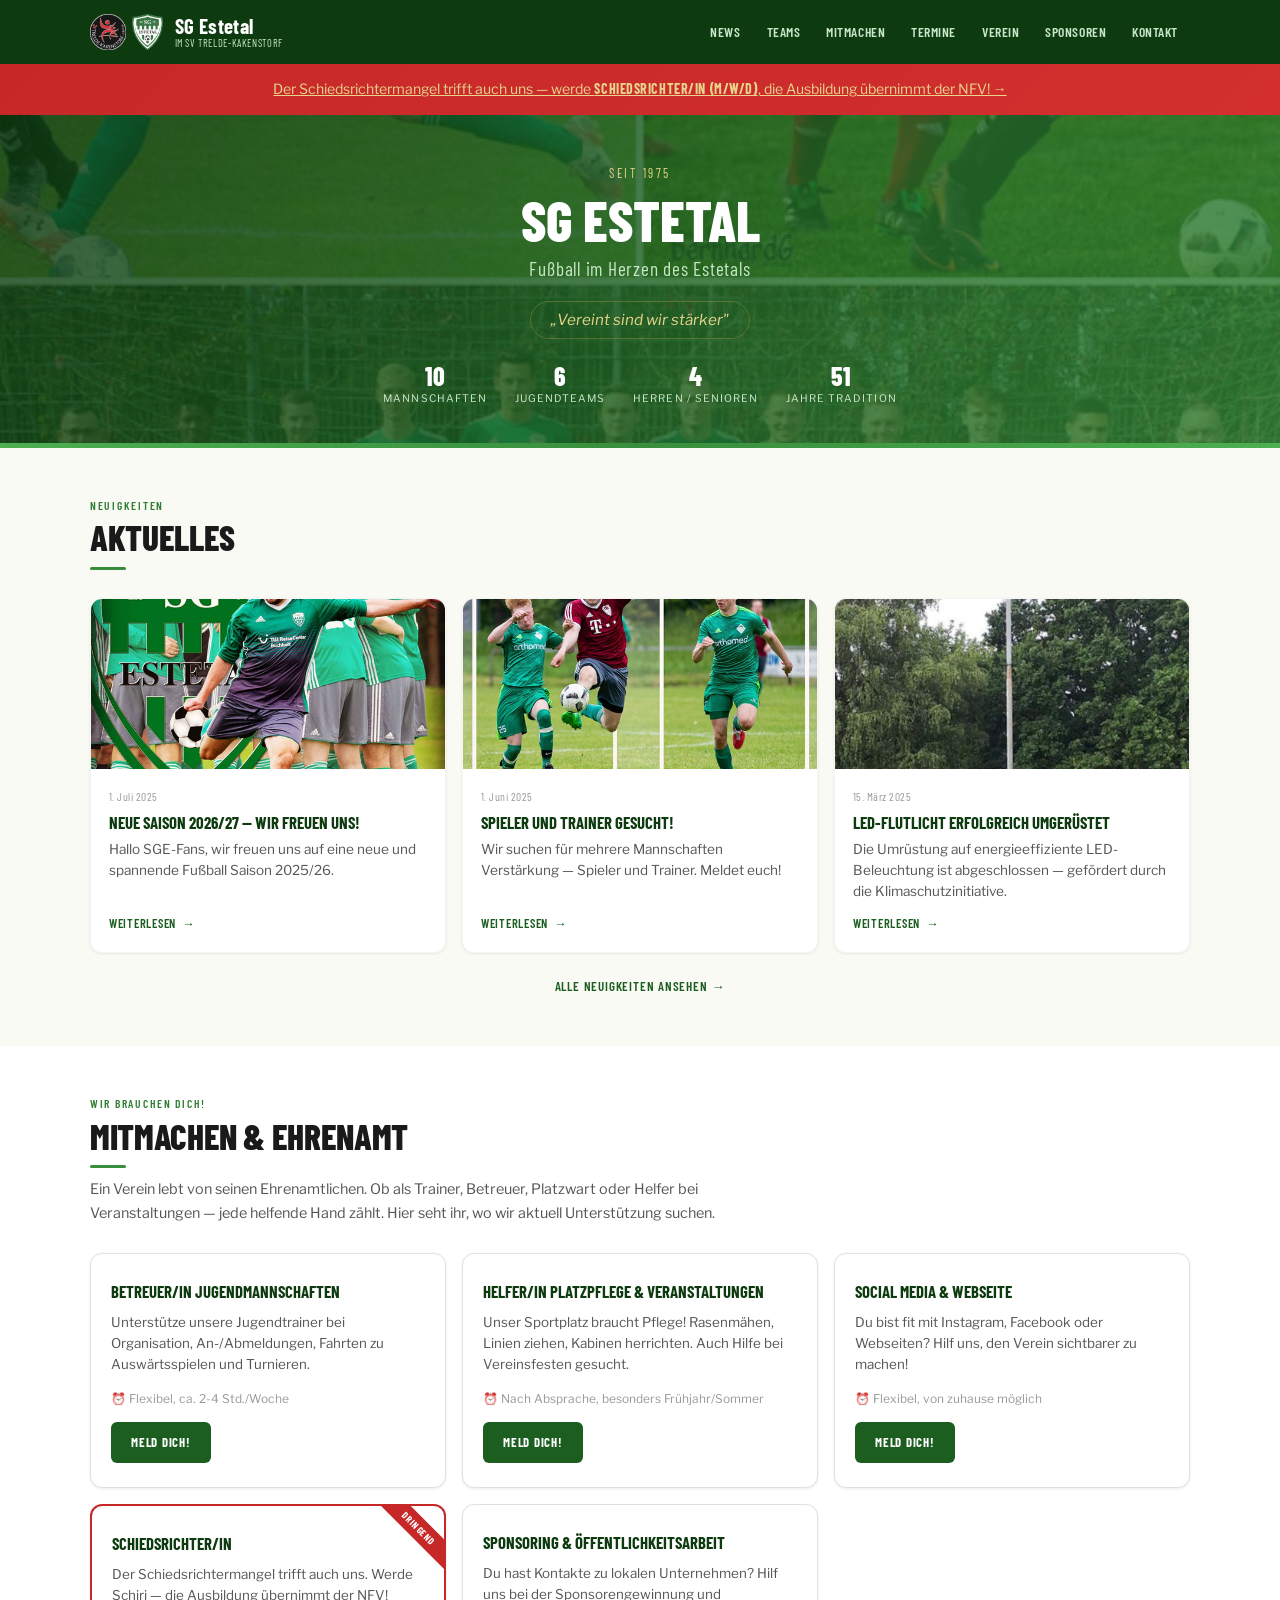
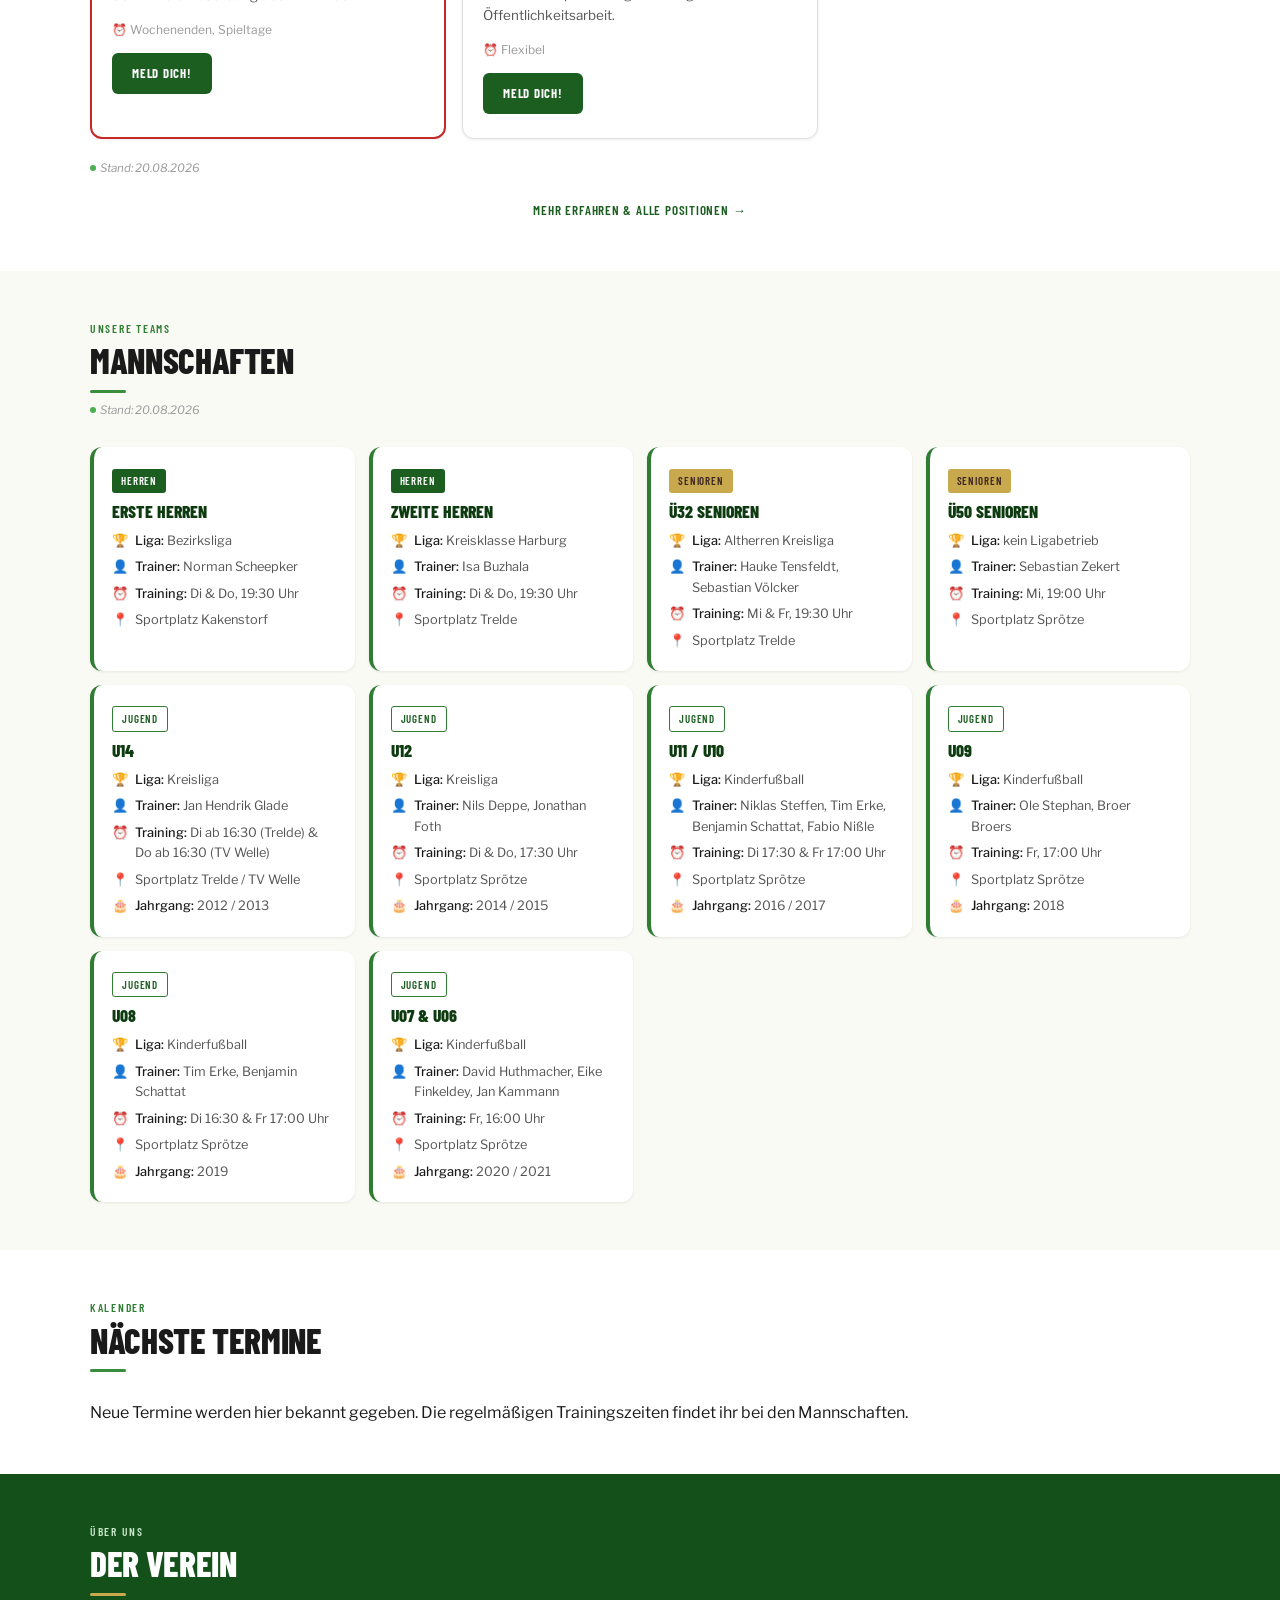
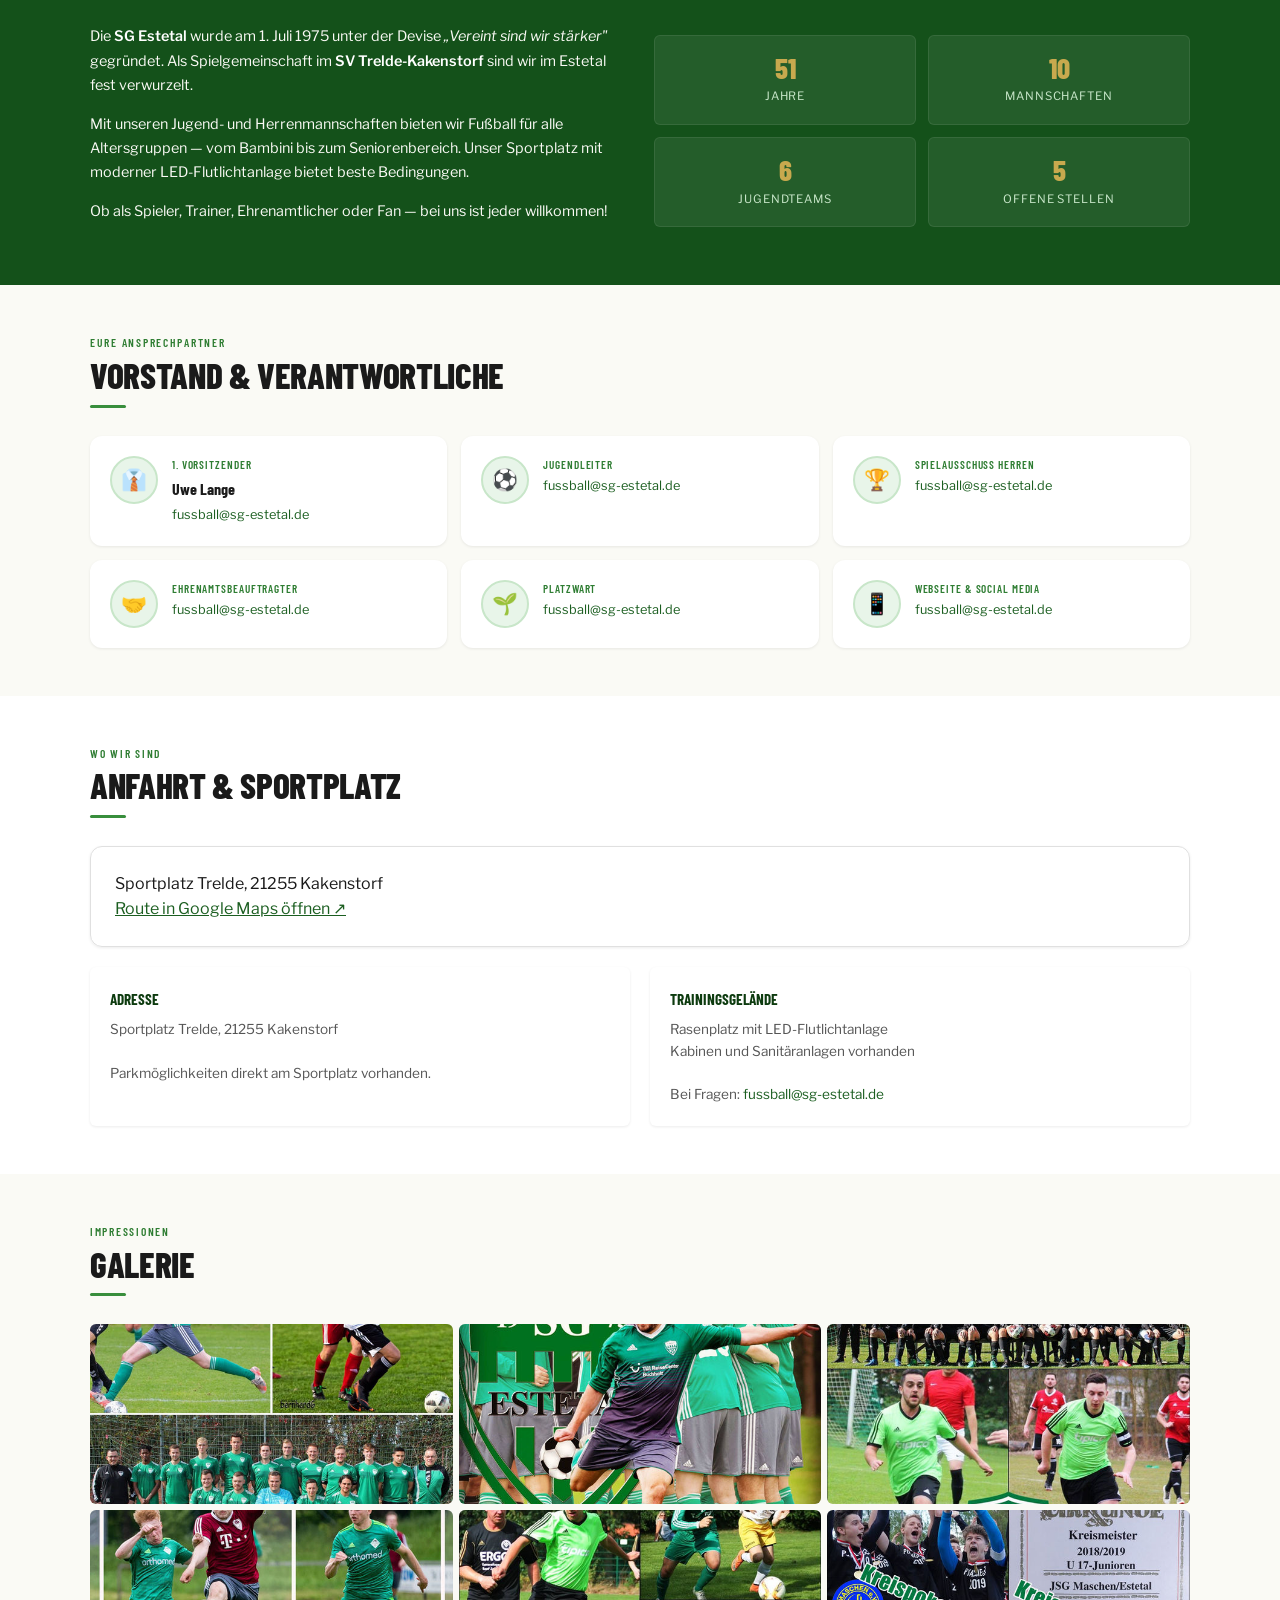
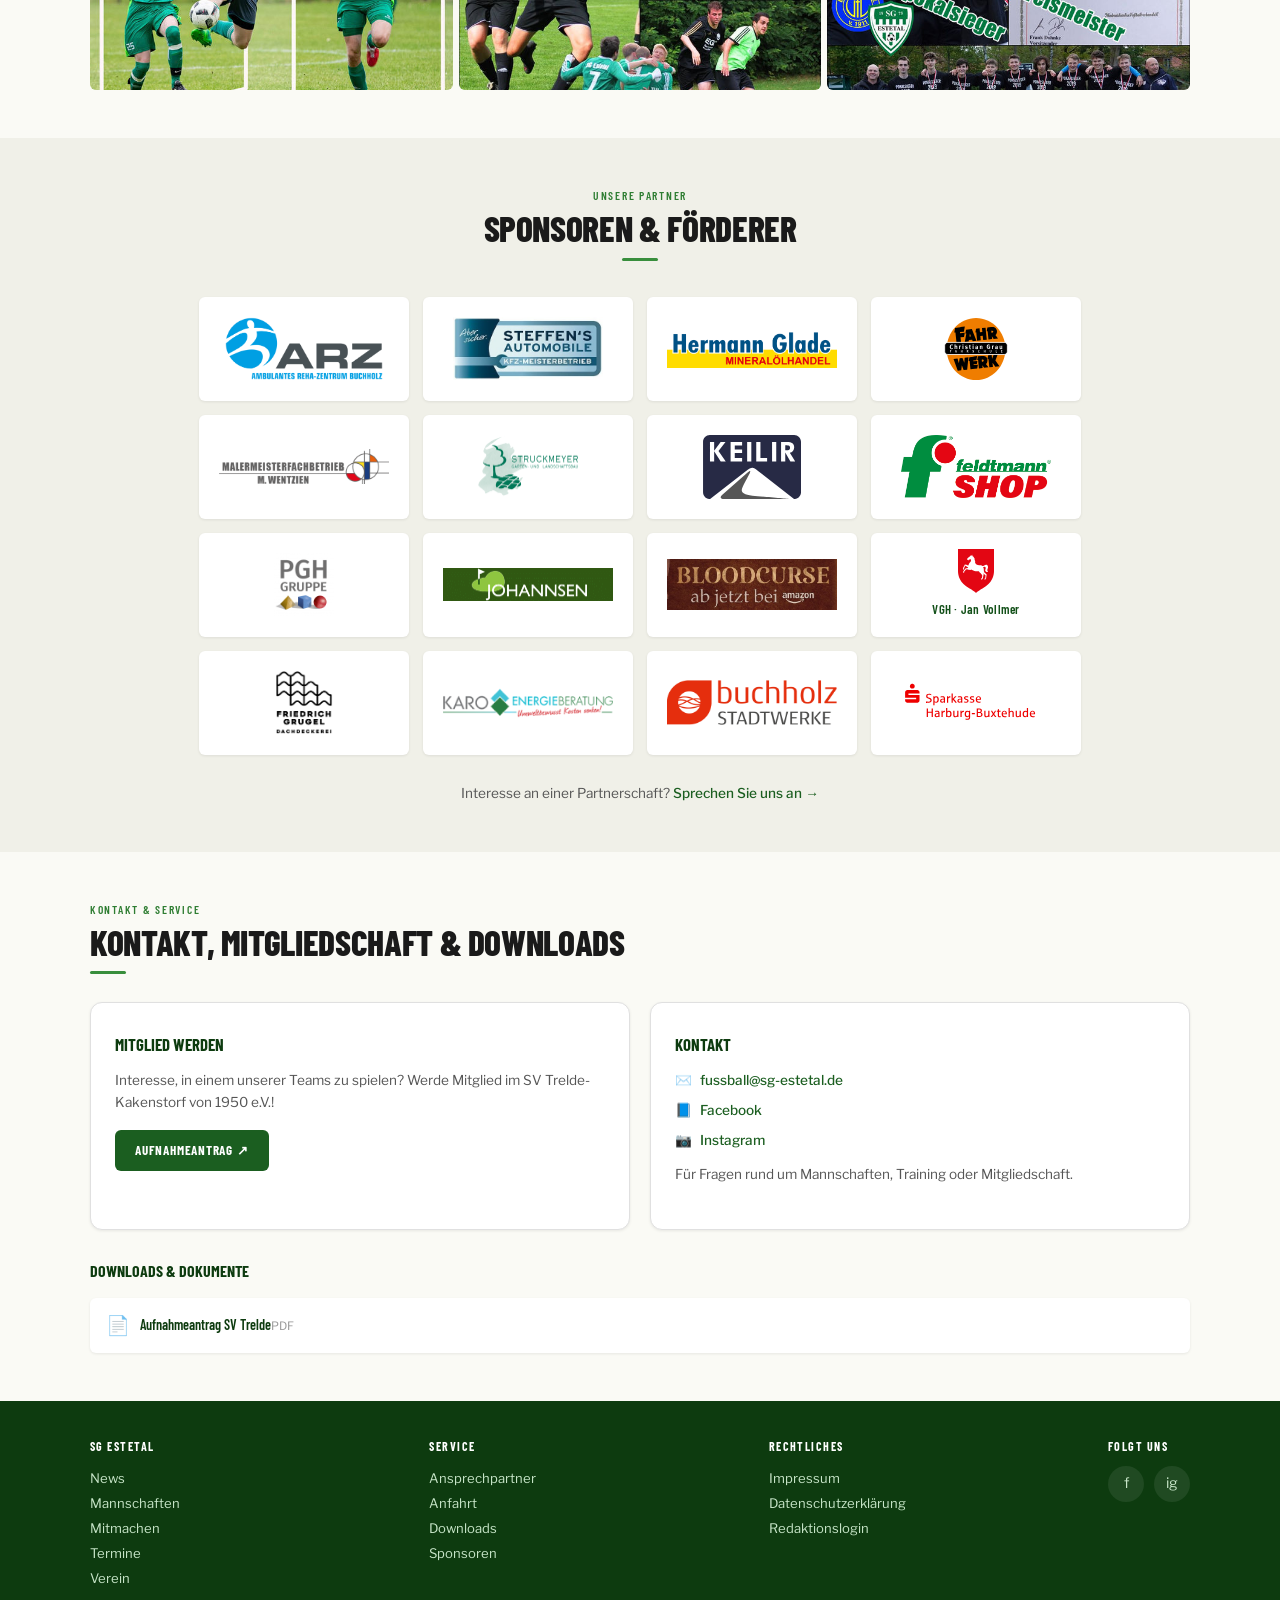
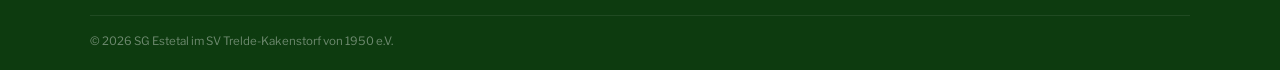
<file: index.html>
<!DOCTYPE html>
<html lang="de">
<head>
<meta charset="UTF-8">
<meta name="viewport" content="width=device-width, initial-scale=1.0">
<title>SG Estetal — Vereint sind wir stärker</title>
<link rel="canonical" href="https://sg-estetal.de/">
<meta name="description" content="SG Estetal: Mannschaften, Trainingszeiten, Trainerkontakte und Neuigkeiten. Fußball im Estetal – von den Bambini bis zu den Senioren.">
<link rel="icon" href="images/logo-sge.png" type="image/png">
<script>document.documentElement.classList.add('cms-loading');setTimeout(function(){document.documentElement.classList.remove('cms-loading')},3000)</script>
<link rel="preload" as="image" href="images/gallery-1.jpg" fetchpriority="high">
<style>
/* Self-hosted fonts, licensed under SIL Open Font License; see OFL files. */
@font-face{font-family:'Barlow Condensed';font-style:normal;font-weight:400;font-display:swap;src:url('fonts/barlow-400.ttf') format('truetype')}
@font-face{font-family:'Barlow Condensed';font-style:normal;font-weight:600;font-display:swap;src:url('fonts/barlow-600.ttf') format('truetype')}
@font-face{font-family:'Barlow Condensed';font-style:normal;font-weight:700;font-display:swap;src:url('fonts/barlow-700.ttf') format('truetype')}
@font-face{font-family:'Barlow Condensed';font-style:normal;font-weight:800;font-display:swap;src:url('fonts/barlow-800.ttf') format('truetype')}
@font-face{font-family:'Libre Franklin';font-style:normal;font-weight:300;font-display:swap;src:url('fonts/libre-300.ttf') format('truetype')}
@font-face{font-family:'Libre Franklin';font-style:normal;font-weight:400;font-display:swap;src:url('fonts/libre-400.ttf') format('truetype')}
@font-face{font-family:'Libre Franklin';font-style:normal;font-weight:500;font-display:swap;src:url('fonts/libre-500.ttf') format('truetype')}
@font-face{font-family:'Libre Franklin';font-style:normal;font-weight:600;font-display:swap;src:url('fonts/libre-600.ttf') format('truetype')}
@font-face{font-family:'Libre Franklin';font-style:italic;font-weight:400;font-display:swap;src:url('fonts/libre-italic.ttf') format('truetype')}
.cms-loading body>:not(header){visibility:hidden}
</style>
<style>
:root {
  --green-900: #0D3B0F; --green-800: #14511A; --green-700: #1B5E20;
  --green-600: #2E7D32; --green-500: #388E3C; --green-400: #4CAF50;
  --green-100: #C8E6C9; --green-50: #E8F5E9;
  --cream: #FAFAF5; --cream-dark: #F0F0E8;
  --bark: #3E2723; --gold: #C8A94E; --gold-light: #E8D48B;
  --white: #fff; --black: #1A1A1A;
  --gray-700: #333; --gray-600: #555; --gray-400: #999; --gray-200: #E0E0E0;
  --red-600: #C62828; --red-50: #FFEBEE;
  --amber-600: #F57F17; --amber-50: #FFF8E1;
  --shadow-sm: 0 1px 3px rgba(0,0,0,.08);
  --shadow-md: 0 4px 12px rgba(0,0,0,.1);
  --shadow-lg: 0 8px 30px rgba(0,0,0,.12);
  --radius: 6px; --radius-lg: 12px;
  --font-d: 'Barlow Condensed','Arial Narrow',sans-serif;
  --font-b: 'Libre Franklin','Helvetica Neue',sans-serif;
  --mock-h: 0px;
  --hdr: 64px;
}
*,*::before,*::after{box-sizing:border-box;margin:0;padding:0}
html{scroll-behavior:smooth;scroll-padding-top:80px}
body{font-family:var(--font-b);color:var(--black);background:var(--cream);line-height:1.6;-webkit-font-smoothing:antialiased;overflow-x:hidden}
img{max-width:100%;display:block}a{color:inherit;text-decoration:none}ul{list-style:none}

/* ── Container ── */
.container{width:100%;max-width:1140px;margin:0 auto;padding:0 20px}

/* ── Header ── */
.header{position:fixed;top:var(--mock-h);left:0;right:0;height:var(--hdr);background:var(--green-900);z-index:1000;transition:box-shadow .3s}
.header.scrolled{box-shadow:0 2px 20px rgba(0,0,0,.3)}
.header__inner{display:flex;align-items:center;justify-content:space-between;height:100%}
.header__brand{display:flex;align-items:center;gap:12px}
.header__logos{display:flex;align-items:center;gap:6px;flex-shrink:0}
.header__logos img{height:36px;width:auto}
.header__name{font-family:var(--font-d);font-weight:700;font-size:1.3rem;color:var(--white);letter-spacing:.02em;line-height:1.1}
.header__name small{display:block;font-weight:400;font-size:.65rem;color:var(--green-100);letter-spacing:.06em;text-transform:uppercase}
.nav{display:none}
@media(min-width:769px){
  .nav{display:flex;gap:2px;align-items:center}
  .nav a{font-family:var(--font-d);font-weight:600;font-size:.85rem;letter-spacing:.04em;text-transform:uppercase;color:var(--green-100);padding:8px 12px;border-radius:var(--radius);transition:all .2s}
  .nav a:hover,.nav a.active{color:var(--white);background:rgba(255,255,255,.1)}
  .hamburger{display:none}
}
.hamburger{background:none;border:none;cursor:pointer;width:36px;height:36px;display:flex;flex-direction:column;justify-content:center;align-items:center;gap:5px;padding:0}
.hamburger span{display:block;width:22px;height:2px;background:var(--white);border-radius:2px;transition:all .3s}
@media(min-width:769px){.hamburger{display:none}}
.hamburger.open span:nth-child(1){transform:translateY(7px) rotate(45deg)}
.hamburger.open span:nth-child(2){opacity:0}
.hamburger.open span:nth-child(3){transform:translateY(-7px) rotate(-45deg)}
.mobile-menu{position:fixed;top:var(--hdr);left:0;right:0;background:var(--green-900);transform:translateY(-100%);opacity:0;transition:all .35s cubic-bezier(.4,0,.2,1);z-index:999;pointer-events:none;border-bottom:3px solid var(--green-400);max-height:calc(100vh - var(--hdr));overflow-y:auto}
.mobile-menu.open{transform:translateY(0);opacity:1;pointer-events:auto}
.mobile-menu a{display:block;font-family:var(--font-d);font-weight:600;font-size:1.1rem;letter-spacing:.04em;text-transform:uppercase;color:var(--green-100);padding:14px 24px;border-bottom:1px solid rgba(255,255,255,.06);transition:all .2s}
.mobile-menu a:hover{color:var(--white);background:rgba(255,255,255,.05)}

/* ── Hero ── */
.hero{margin-top:var(--hdr);position:relative;background:linear-gradient(135deg,var(--green-900),var(--green-700) 50%,var(--green-600));overflow:hidden;padding:48px 0 40px}
.hero__bg{position:absolute;inset:0;background:url('images/gallery-1.jpg') center/cover;opacity:.18;pointer-events:none}
.hero::before{content:'';position:absolute;inset:0;background:radial-gradient(ellipse 600px 400px at 80% 20%,rgba(76,175,80,.15),transparent);pointer-events:none}
.hero__grass{position:absolute;bottom:0;left:0;right:0;height:5px;background:linear-gradient(90deg,var(--green-400),var(--green-500),var(--green-400))}
.hero__content{position:relative;z-index:1;text-align:center}
.hero__since{font-family:var(--font-d);font-weight:400;font-size:.8rem;letter-spacing:.2em;text-transform:uppercase;color:var(--gold-light);margin-bottom:8px}
.hero__title{font-family:var(--font-d);font-weight:800;font-size:clamp(2rem,6vw,3.5rem);color:var(--white);line-height:1.05;text-transform:uppercase;margin-bottom:4px}
.hero__sub{font-family:var(--font-d);font-weight:400;font-size:clamp(.95rem,2.5vw,1.2rem);color:var(--green-100);letter-spacing:.04em;margin-bottom:16px}
.hero__motto{display:inline-block;font-family:var(--font-b);font-style:italic;font-weight:300;font-size:.95rem;color:var(--gold-light);padding:6px 20px;border:1px solid rgba(200,169,78,.3);border-radius:30px}
.hero__stats{display:flex;justify-content:center;gap:28px;margin-top:24px;flex-wrap:wrap}
.hero__stat{text-align:center}
.hero__stat-num{font-family:var(--font-d);font-weight:800;font-size:1.6rem;color:var(--white);line-height:1}
.hero__stat-label{font-size:.65rem;letter-spacing:.1em;text-transform:uppercase;color:var(--green-100);margin-top:3px}

/* ── Section system ── */
.section{padding:48px 0}
.section--alt{background:var(--white)}
.section--green{background:var(--green-800);color:var(--white)}
.section--cream{background:var(--cream-dark)}
.section__header{margin-bottom:28px}
.section__overtitle{font-family:var(--font-d);font-weight:600;font-size:.72rem;letter-spacing:.15em;text-transform:uppercase;color:var(--green-600);margin-bottom:4px}
.section--green .section__overtitle{color:var(--green-100)}
.section__title{font-family:var(--font-d);font-weight:800;font-size:clamp(1.5rem,4vw,2.2rem);letter-spacing:-.01em;text-transform:uppercase;line-height:1.1}
.section__divider{width:36px;height:3px;background:var(--green-500);margin-top:10px;border-radius:2px}
.section--green .section__divider{background:var(--gold)}
.section__desc{font-size:.9rem;color:var(--gray-600);margin-top:10px;max-width:640px;line-height:1.6}
.section--green .section__desc{color:var(--green-100)}

/* ── Badges & Timestamps ── */
.badge{display:inline-block;font-family:var(--font-d);font-weight:600;font-size:.68rem;letter-spacing:.08em;text-transform:uppercase;padding:3px 9px;border-radius:3px;background:var(--green-700);color:var(--white)}
.badge--gold{background:var(--gold);color:var(--bark)}
.badge--outline{background:transparent;border:1.5px solid var(--green-600);color:var(--green-700)}
.badge--red{background:var(--red-600);color:var(--white)}
.badge--amber{background:var(--amber-600);color:var(--white)}
.timestamp{font-size:.72rem;color:var(--gray-400);font-style:italic;display:flex;align-items:center;gap:4px}
.timestamp::before{content:'';width:6px;height:6px;border-radius:50%;background:var(--green-400);display:inline-block}

/* ── Mock Banner (sticky) ── */
.mock-banner{position:fixed;top:0;left:0;right:0;z-index:10000;background:repeating-linear-gradient(-45deg,#ff6600,#ff6600 10px,#222 10px,#222 20px);color:#fff;text-align:center;padding:8px 16px;font-family:var(--font-d);font-weight:700;font-size:.82rem;letter-spacing:.08em;text-transform:uppercase;box-shadow:0 2px 12px rgba(0,0,0,.4)}
.mock-banner span{background:#222;padding:4px 12px;border-radius:3px}

/* ── Urgent Banner ── */
.urgent-banner{background:linear-gradient(135deg,var(--red-600),#D32F2F);color:var(--white);padding:14px 0;text-align:center;font-size:.88rem;margin-top:calc(var(--hdr) + var(--mock-h))}
.urgent-banner strong{font-family:var(--font-d);font-weight:700;text-transform:uppercase;letter-spacing:.04em}
.urgent-banner a{color:var(--gold-light);text-decoration:underline}
.urgent-banner:not([hidden]) ~ .hero{margin-top:0}
.urgent-banner[hidden]{display:none}
:focus-visible{outline:3px solid var(--gold);outline-offset:4px}
.team-card{display:block}
.site-status{padding:16px;background:var(--green-50);color:var(--green-900)}
.site-status[hidden]{display:none}
@media(prefers-reduced-motion:reduce){html{scroll-behavior:auto}*,*::before,*::after{transition:none!important;animation:none!important}}

/* ── News Cards ── */
.news-grid{display:grid;grid-template-columns:1fr;gap:16px}
@media(min-width:640px){.news-grid{grid-template-columns:1fr 1fr}}
@media(min-width:900px){.news-grid{grid-template-columns:1fr 1fr 1fr}}
.news-card{background:var(--white);border-radius:var(--radius-lg);overflow:hidden;box-shadow:var(--shadow-sm);transition:all .3s;display:flex;flex-direction:column;border:1px solid rgba(0,0,0,.04)}
.news-card:hover{transform:translateY(-2px);box-shadow:var(--shadow-lg)}
.news-card__img{width:100%;height:170px;object-fit:cover;background:var(--green-50)}
.news-card__body{padding:18px;flex:1;display:flex;flex-direction:column}
.news-card__date{font-size:.72rem;color:var(--gray-400);font-family:var(--font-d);letter-spacing:.04em;margin-bottom:6px}
.news-card__title{font-family:var(--font-d);font-weight:700;font-size:1.05rem;line-height:1.25;text-transform:uppercase;margin-bottom:6px;color:var(--green-900)}
.news-card__excerpt{font-size:.85rem;color:var(--gray-600);line-height:1.55;flex:1}
.news-card__link{display:inline-flex;align-items:center;gap:6px;font-family:var(--font-d);font-weight:600;font-size:.78rem;letter-spacing:.06em;text-transform:uppercase;color:var(--green-700);margin-top:12px;transition:gap .2s}
.news-card__link:hover{gap:10px}
.news-card__link::after{content:'→'}

/* ── Team Cards ── */
.teams-grid{display:grid;grid-template-columns:1fr;gap:14px}
@media(min-width:520px){.teams-grid{grid-template-columns:1fr 1fr}}
@media(min-width:900px){.teams-grid{grid-template-columns:repeat(3,1fr)}}
@media(min-width:1100px){.teams-grid{grid-template-columns:repeat(4,1fr)}}
.team-card{background:var(--white);border-radius:var(--radius-lg);padding:20px 18px;border-left:4px solid var(--green-600);box-shadow:var(--shadow-sm);transition:all .25s}
.team-card:hover{box-shadow:var(--shadow-md);border-left-color:var(--green-400)}
.team-card__category{margin-bottom:8px}
.team-card__name{font-family:var(--font-d);font-weight:800;font-size:1.1rem;text-transform:uppercase;color:var(--green-900);margin-bottom:10px;line-height:1.15}
.team-card__info{display:flex;flex-direction:column;gap:6px}
.team-card__row{display:flex;align-items:flex-start;gap:7px;font-size:.8rem;color:var(--gray-600)}
.team-card__icon{flex-shrink:0;width:16px;text-align:center;font-size:.82rem;line-height:1.4}
.team-card__label{font-weight:500;color:var(--black)}

/* ── Ehrenamt / Volunteer Section ── */
.volunteer-grid{display:grid;grid-template-columns:1fr;gap:16px}
@media(min-width:640px){.volunteer-grid{grid-template-columns:1fr 1fr}}
@media(min-width:900px){.volunteer-grid{grid-template-columns:repeat(3,1fr)}}
.vol-card{background:var(--white);border-radius:var(--radius-lg);padding:24px 20px;box-shadow:var(--shadow-sm);border:1px solid var(--gray-200);transition:all .25s;position:relative;overflow:hidden}
.vol-card:hover{box-shadow:var(--shadow-md);border-color:var(--green-400)}
.vol-card--urgent{border-color:var(--red-600);border-width:2px}
.vol-card--urgent::before{content:'DRINGEND';position:absolute;top:12px;right:-28px;background:var(--red-600);color:var(--white);font-family:var(--font-d);font-weight:700;font-size:.6rem;letter-spacing:.1em;padding:3px 32px;transform:rotate(45deg)}
.vol-card__icon{font-size:1.8rem;margin-bottom:12px}
.vol-card__title{font-family:var(--font-d);font-weight:700;font-size:1.05rem;text-transform:uppercase;color:var(--green-900);margin-bottom:8px}
.vol-card__text{font-size:.84rem;color:var(--gray-600);line-height:1.55;margin-bottom:14px}
.vol-card__meta{font-size:.75rem;color:var(--gray-400);display:flex;flex-direction:column;gap:3px}
.vol-card__meta span{display:flex;align-items:center;gap:6px}
.vol-card__cta{display:inline-block;margin-top:14px;font-family:var(--font-d);font-weight:700;font-size:.8rem;letter-spacing:.06em;text-transform:uppercase;color:var(--white);background:var(--green-700);padding:10px 20px;border-radius:var(--radius);transition:all .2s}
.vol-card__cta:hover{background:var(--green-600)}

/* ── Ansprechpartner ── */
.contacts-grid{display:grid;grid-template-columns:1fr;gap:14px}
@media(min-width:520px){.contacts-grid{grid-template-columns:1fr 1fr}}
@media(min-width:900px){.contacts-grid{grid-template-columns:repeat(3,1fr)}}
.contact-card{background:var(--white);border-radius:var(--radius-lg);padding:20px;box-shadow:var(--shadow-sm);display:flex;gap:14px;align-items:flex-start}
.contact-card__avatar{width:48px;height:48px;border-radius:50%;background:var(--green-50);display:flex;align-items:center;justify-content:center;font-size:1.3rem;flex-shrink:0;border:2px solid var(--green-100)}
.contact-card__info{flex:1;min-width:0}
.contact-card__role{font-family:var(--font-d);font-weight:600;font-size:.7rem;letter-spacing:.08em;text-transform:uppercase;color:var(--green-600);margin-bottom:2px}
.contact-card__name{font-family:var(--font-d);font-weight:700;font-size:1rem;color:var(--black);margin-bottom:4px}
.contact-card__detail{font-size:.8rem;color:var(--gray-600)}
.contact-card__detail a{color:var(--green-700)}
.contact-card__detail a:hover{text-decoration:underline}

/* ── Termine / Events ── */
.events-list{display:flex;flex-direction:column;gap:10px}
.event-item{display:flex;gap:16px;align-items:flex-start;background:var(--white);border-radius:var(--radius);padding:16px;box-shadow:var(--shadow-sm)}
.event-date{flex-shrink:0;width:54px;text-align:center;background:var(--green-700);color:var(--white);border-radius:var(--radius);padding:8px 4px}
.event-date__day{font-family:var(--font-d);font-weight:800;font-size:1.4rem;line-height:1}
.event-date__month{font-family:var(--font-d);font-weight:600;font-size:.65rem;text-transform:uppercase;letter-spacing:.06em}
.event-info{flex:1;min-width:0}
.event-info__title{font-family:var(--font-d);font-weight:700;font-size:.95rem;text-transform:uppercase;color:var(--green-900);margin-bottom:3px}
.event-info__detail{font-size:.8rem;color:var(--gray-600)}

/* ── Sponsor Bar ── */
.sponsors-bar{display:flex;flex-wrap:wrap;justify-content:center;gap:14px;padding:8px 0}
.sponsor{flex:0 0 210px}
.sponsor{display:flex;flex-direction:column;gap:6px;align-items:center;justify-content:center;height:104px;padding:14px 20px;background:var(--white);border-radius:var(--radius);box-shadow:var(--shadow-sm);transition:transform .2s,box-shadow .2s}
.sponsor:hover{transform:translateY(-2px);box-shadow:0 6px 18px rgba(0,0,0,.1)}
.sponsor img{max-width:100%;max-height:64px;min-height:0;object-fit:contain}
.sponsor__caption{font-family:var(--font-d);font-weight:600;font-size:.8rem;letter-spacing:.02em;color:var(--green-800)}
.sponsor--caption img{max-height:44px}
.sponsor--text{font-family:var(--font-d);font-weight:700;font-size:1.05rem;letter-spacing:.02em;line-height:1.15;text-align:center;color:var(--green-800)}
@media(max-width:480px){.sponsors-bar{gap:10px}.sponsor{flex-basis:calc(50% - 5px)}.sponsor{height:80px;padding:10px 12px}.sponsor img{max-height:52px}.sponsor--text{font-size:.92rem}}
.sponsor-cta{text-align:center;margin-top:20px;font-size:.85rem;color:var(--gray-600)}
.sponsor-cta a{color:var(--green-700);font-weight:500}
.sponsor-cta a:hover{text-decoration:underline}

/* ── Anfahrt ── */
.map-wrapper{border-radius:var(--radius-lg);overflow:hidden;box-shadow:var(--shadow-sm);border:1px solid var(--gray-200)}
.map-wrapper iframe{width:100%;height:300px;border:0}
.location-info{display:grid;grid-template-columns:1fr;gap:20px;margin-top:20px}
@media(min-width:640px){.location-info{grid-template-columns:1fr 1fr}}
.location-box{background:var(--white);border-radius:var(--radius);padding:20px;box-shadow:var(--shadow-sm)}
.location-box__title{font-family:var(--font-d);font-weight:700;font-size:.95rem;text-transform:uppercase;margin-bottom:8px;color:var(--green-900)}
.location-box p{font-size:.85rem;color:var(--gray-600);line-height:1.6}

/* ── About ── */
.about-grid{display:grid;grid-template-columns:1fr;gap:28px;align-items:center}
@media(min-width:769px){.about-grid{grid-template-columns:1fr 1fr}}
.about__text p{font-size:.9rem;color:var(--cream);line-height:1.7;margin-bottom:14px}
.about__highlights{display:grid;grid-template-columns:1fr 1fr;gap:12px}
.about__highlight{background:rgba(255,255,255,.07);border-radius:var(--radius);padding:18px;text-align:center;border:1px solid rgba(255,255,255,.08)}
.about__highlight-num{font-family:var(--font-d);font-weight:800;font-size:1.8rem;color:var(--gold);line-height:1}
.about__highlight-label{font-size:.72rem;letter-spacing:.08em;text-transform:uppercase;color:var(--green-100);margin-top:5px}

/* ── Gallery ── */
.gallery-grid{display:grid;grid-template-columns:repeat(2,1fr);gap:6px}
@media(min-width:640px){.gallery-grid{grid-template-columns:repeat(3,1fr)}}
.gallery-grid img{width:100%;height:180px;object-fit:cover;border-radius:var(--radius);transition:transform .3s;cursor:pointer}
.gallery-grid img:hover{transform:scale(1.03)}

/* ── CTA Boxes ── */
.cta-grid{display:grid;grid-template-columns:1fr;gap:20px}
@media(min-width:640px){.cta-grid{grid-template-columns:1fr 1fr}}
.cta-box{background:var(--white);border-radius:var(--radius-lg);padding:28px 24px;box-shadow:var(--shadow-sm);border:1px solid var(--gray-200)}
.cta-box__title{font-family:var(--font-d);font-weight:700;font-size:1.05rem;text-transform:uppercase;margin-bottom:12px;color:var(--green-900)}
.cta-box__text{font-size:.85rem;color:var(--gray-600);line-height:1.6;margin-bottom:16px}
.cta-box__link{display:inline-flex;align-items:center;gap:8px;font-family:var(--font-d);font-weight:700;font-size:.82rem;letter-spacing:.06em;text-transform:uppercase;color:var(--white);background:var(--green-700);padding:10px 20px;border-radius:var(--radius);transition:all .25s;border:none;cursor:pointer}
.cta-box__link:hover{background:var(--green-600)}
.cta-box__row{display:flex;align-items:center;gap:8px;font-size:.85rem;color:var(--gray-600);margin-bottom:8px}
.cta-box__row a{color:var(--green-700);font-weight:500}

/* ── Footer ── */
.footer{background:var(--green-900);color:var(--green-100);padding:36px 0 20px}
.footer__inner{display:grid;grid-template-columns:1fr;gap:24px}
@media(min-width:640px){.footer__inner{grid-template-columns:1fr 1fr 1fr auto}}
.footer__col-title{font-family:var(--font-d);font-weight:700;font-size:.75rem;letter-spacing:.12em;text-transform:uppercase;color:var(--white);margin-bottom:10px}
.footer a{color:var(--green-100);font-size:.82rem;display:block;padding:2px 0;transition:color .2s}
.footer a:hover{color:var(--white)}
.footer__social{display:flex;gap:10px}
.footer__social a{display:flex;align-items:center;justify-content:center;width:36px;height:36px;border-radius:50%;background:rgba(255,255,255,.08);font-size:.9rem;transition:all .25s}
.footer__social a:hover{background:var(--green-600);color:var(--white)}
.footer__bottom{margin-top:24px;padding-top:16px;border-top:1px solid rgba(255,255,255,.08);display:flex;flex-wrap:wrap;justify-content:space-between;gap:8px;font-size:.72rem;color:rgba(255,255,255,.4)}

/* ── Subpage Overlay ── */
.subpage-overlay{position:fixed;inset:0;background:var(--cream);z-index:1500;display:none;overflow-y:auto;padding-top:calc(var(--mock-h) + var(--hdr) + 16px)}
.subpage-overlay.open{display:block}
.subpage{max-width:800px;margin:0 auto;padding:24px 20px 60px}
.subpage__back{display:inline-flex;align-items:center;gap:6px;font-family:var(--font-d);font-weight:600;font-size:.82rem;letter-spacing:.06em;text-transform:uppercase;color:var(--green-700);margin-bottom:24px;cursor:pointer;background:none;border:none;padding:8px 0}
.subpage__back:hover{color:var(--green-500)}
.subpage__badge{display:inline-block;font-family:var(--font-d);font-weight:600;font-size:.72rem;letter-spacing:.1em;text-transform:uppercase;padding:4px 12px;border-radius:20px;margin-bottom:12px}
.subpage__title{font-family:var(--font-d);font-weight:800;font-size:2rem;text-transform:uppercase;color:var(--green-900);line-height:1.1;margin-bottom:20px}
.subpage__meta{display:flex;flex-wrap:wrap;gap:16px;margin-bottom:28px}
.subpage__meta-item{display:flex;align-items:center;gap:8px;font-size:.88rem;color:var(--gray-600);background:var(--white);padding:10px 16px;border-radius:var(--radius);box-shadow:var(--shadow-sm)}
.subpage__meta-item .icon{font-size:1.1rem}
.subpage__meta-item strong{color:var(--green-900)}
.subpage__body{font-size:.92rem;line-height:1.7;color:var(--gray-600);margin-bottom:28px}
.subpage__body p{margin-bottom:14px}
.subpage__fussballde{display:inline-flex;align-items:center;gap:10px;background:var(--green-700);color:var(--white);font-family:var(--font-d);font-weight:700;font-size:.88rem;letter-spacing:.06em;text-transform:uppercase;padding:14px 24px;border-radius:var(--radius);transition:all .25s;margin-bottom:16px}
.subpage__fussballde:hover{background:var(--green-600);color:var(--white)}
.subpage__section{margin-top:32px;padding-top:24px;border-top:1px solid var(--gray-200)}
.subpage__section-title{font-family:var(--font-d);font-weight:700;font-size:1.05rem;text-transform:uppercase;color:var(--green-900);margin-bottom:16px}
.subpage__kader-hint{font-size:.85rem;color:var(--gray-400);font-style:italic}

/* ── News List / Stream ── */
.news-stream{display:flex;flex-direction:column;gap:20px}
.news-stream-item{display:flex;gap:20px;background:var(--white);border-radius:var(--radius-lg);overflow:hidden;box-shadow:var(--shadow-sm);transition:all .3s;cursor:pointer;border:1px solid rgba(0,0,0,.04)}
.news-stream-item:hover{box-shadow:var(--shadow-md);transform:translateY(-2px)}
.news-stream-item__img{width:180px;min-height:140px;object-fit:cover;flex-shrink:0}
@media(max-width:640px){.news-stream-item{flex-direction:column}.news-stream-item__img{width:100%;height:180px}}
.news-stream-item__body{padding:20px;flex:1}
.news-stream-item__date{font-size:.75rem;color:var(--gray-400);margin-bottom:4px}
.news-stream-item__title{font-family:var(--font-d);font-weight:700;font-size:1.05rem;text-transform:uppercase;color:var(--green-900);margin-bottom:8px;line-height:1.2}
.news-stream-item__excerpt{font-size:.85rem;color:var(--gray-600);line-height:1.6}

/* ── Ehrenamt Landing ── */
.ehrenamt-hero{background:linear-gradient(135deg,var(--green-900),var(--green-700));color:var(--white);border-radius:var(--radius-lg);padding:40px 32px;margin-bottom:28px;position:relative;overflow:hidden}
.ehrenamt-hero::after{content:'';position:absolute;top:-40px;right:-40px;width:200px;height:200px;background:rgba(255,255,255,.04);border-radius:50%}
.ehrenamt-hero__title{font-family:var(--font-d);font-weight:800;font-size:1.8rem;text-transform:uppercase;margin-bottom:12px}
.ehrenamt-hero__text{font-size:.92rem;line-height:1.7;opacity:.85;max-width:600px}
.ehrenamt-stats{display:grid;grid-template-columns:repeat(auto-fit,minmax(140px,1fr));gap:16px;margin:24px 0}
.ehrenamt-stat{background:var(--white);border-radius:var(--radius);padding:20px;text-align:center;box-shadow:var(--shadow-sm)}
.ehrenamt-stat__num{font-family:var(--font-d);font-weight:800;font-size:2rem;color:var(--green-700)}
.ehrenamt-stat__label{font-size:.78rem;color:var(--gray-600);text-transform:uppercase;letter-spacing:.06em}
.ehrenamt-detail-card{background:var(--white);border-radius:var(--radius-lg);padding:24px;margin-bottom:16px;box-shadow:var(--shadow-sm);border-left:4px solid var(--green-400)}
.ehrenamt-detail-card--urgent{border-left-color:var(--red-600);background:var(--red-50)}
.ehrenamt-detail-card__header{display:flex;align-items:center;justify-content:space-between;margin-bottom:12px}
.ehrenamt-detail-card__title{font-family:var(--font-d);font-weight:700;font-size:1.05rem;text-transform:uppercase;color:var(--green-900)}
.ehrenamt-detail-card__urgent-tag{font-family:var(--font-d);font-weight:700;font-size:.68rem;letter-spacing:.08em;text-transform:uppercase;color:var(--white);background:var(--red-600);padding:3px 10px;border-radius:20px}
.ehrenamt-detail-card__text{font-size:.88rem;color:var(--gray-600);line-height:1.6;margin-bottom:14px}
.ehrenamt-detail-card__meta{display:flex;flex-wrap:wrap;gap:12px;font-size:.82rem;color:var(--gray-400)}
.ehrenamt-detail-card__cta{display:inline-flex;margin-top:14px;font-family:var(--font-d);font-weight:700;font-size:.82rem;letter-spacing:.06em;text-transform:uppercase;color:var(--white);background:var(--green-700);padding:10px 20px;border-radius:var(--radius)}
.ehrenamt-detail-card--urgent .ehrenamt-detail-card__cta{background:var(--red-600)}

/* ── News Detail Overlay ── */
.news-detail-overlay{position:fixed;inset:0;background:rgba(0,0,0,.6);z-index:2000;display:none;align-items:center;justify-content:center;padding:20px;backdrop-filter:blur(4px)}
.news-detail-overlay.open{display:flex}
.news-detail{background:var(--white);border-radius:var(--radius-lg);max-width:640px;width:100%;max-height:85vh;overflow-y:auto;padding:32px 28px;position:relative;box-shadow:0 20px 60px rgba(0,0,0,.3);animation:slideUp .3s ease-out}
@keyframes slideUp{from{transform:translateY(20px);opacity:0}to{transform:translateY(0);opacity:1}}
.news-detail__close{position:absolute;top:14px;right:14px;background:var(--cream);border:none;width:34px;height:34px;border-radius:50%;cursor:pointer;font-size:1.1rem;display:flex;align-items:center;justify-content:center;color:var(--black)}
.news-detail__close:hover{background:var(--gray-200)}
.news-detail__date{font-size:.78rem;color:var(--gray-400);margin-bottom:6px}
.news-detail__title{font-family:var(--font-d);font-weight:800;font-size:1.4rem;text-transform:uppercase;color:var(--green-900);line-height:1.15;margin-bottom:16px}
.news-detail__body{font-size:.9rem;line-height:1.7;color:var(--gray-600)}
.news-detail__body p{margin-bottom:12px}

/* ── Animations ── */
.fade-up{opacity:0;transform:translateY(20px);transition:opacity .5s ease-out,transform .5s ease-out}
.fade-up.visible{opacity:1;transform:translateY(0)}
.stagger-1{transition-delay:.05s}.stagger-2{transition-delay:.1s}.stagger-3{transition-delay:.15s}
.stagger-4{transition-delay:.2s}.stagger-5{transition-delay:.25s}.stagger-6{transition-delay:.3s}

/* ── Back to top ── */
.back-to-top{position:fixed;bottom:20px;right:20px;width:42px;height:42px;border-radius:50%;background:var(--green-700);color:var(--white);border:none;cursor:pointer;font-size:1.1rem;display:flex;align-items:center;justify-content:center;opacity:0;transform:translateY(10px);transition:all .3s;z-index:100;box-shadow:var(--shadow-md)}
.back-to-top.visible{opacity:1;transform:translateY(0)}
.back-to-top:hover{background:var(--green-600)}

/* ── Downloads ── */
.downloads-list{display:flex;flex-direction:column;gap:8px}
.download-item{display:flex;align-items:center;gap:10px;padding:12px 16px;background:var(--white);border-radius:var(--radius);box-shadow:var(--shadow-sm);transition:all .2s}
.download-item:hover{box-shadow:var(--shadow-md)}
.download-item__icon{font-size:1.2rem}
.download-item__info{flex:1}
.download-item__name{font-family:var(--font-d);font-weight:600;font-size:.88rem;color:var(--green-900)}
.download-item__size{font-size:.72rem;color:var(--gray-400)}
</style>
</head>
<body>

<!-- ══════════ URGENT BANNER ══════════ -->
<div class="urgent-banner" id="urgentBanner" hidden></div>

<!-- ══════════ HEADER ══════════ -->
<header class="header" id="header">
  <div class="container header__inner">
    <a href="#" class="header__brand">
      <div class="header__logos">
        <img src="images/logo-svtrelde.gif" alt="SV Trelde" width="235" height="235">
        <img src="images/logo-sge.png" alt="SG Estetal" width="200" height="236">
      </div>
      <div class="header__name">SG Estetal<small>im SV Trelde-Kakenstorf</small></div>
    </a>
    <nav class="nav" id="desktopNav">
      <a href="#news">News</a>
      <a href="#mannschaften">Teams</a>
      <a href="#ehrenamt">Mitmachen</a>
      <a href="#termine">Termine</a>
      <a href="#verein">Verein</a>
      <a href="#sponsoren">Sponsoren</a>
      <a href="#kontakt">Kontakt</a>
    </nav>
    <button class="hamburger" id="hamburger" aria-label="Menü öffnen" aria-expanded="false" aria-controls="mobileMenu"><span></span><span></span><span></span></button>
  </div>
</header>
<nav class="mobile-menu" id="mobileMenu">
  <a href="#news">News</a>
  <a href="#mannschaften">Mannschaften</a>
  <a href="#ehrenamt">Mitmachen & Ehrenamt</a>
  <a href="#termine">Termine</a>
  <a href="#verein">Verein</a>
  <a href="#ansprechpartner">Ansprechpartner</a>
  <a href="#anfahrt">Anfahrt</a>
  <a href="#sponsoren">Sponsoren</a>
  <a href="#kontakt">Kontakt</a>
  <a href="#downloads">Downloads</a>
</nav>

<!-- ══════════ HERO ══════════ -->
<section class="hero">
  <div class="hero__bg"></div>
  <div class="hero__grass"></div>
  <div class="container hero__content">
    <div class="hero__since">Seit 1975</div>
    <h1 class="hero__title">SG Estetal</h1>
    <p class="hero__sub">Fußball im Herzen des Estetals</p>
    <div class="hero__motto">„Vereint sind wir stärker"</div>
    <div class="hero__stats" id="heroStats"></div>
  </div>
</section>

<!-- ══════════ NEWS ══════════ -->
<div class="site-status" id="siteStatus" role="status">Inhalte werden geladen …</div>
<noscript><p class="site-status">Bitte JavaScript aktivieren, um Mannschaften und Neuigkeiten zu sehen. Kontakt: <a href="mailto:fussball@sg-estetal.de">fussball@sg-estetal.de</a>.</p></noscript>
<section class="section" id="news">
  <div class="container">
    <div class="section__header fade-up">
      <div class="section__overtitle">Neuigkeiten</div>
      <h2 class="section__title">Aktuelles</h2>
      <div class="section__divider"></div>
    </div>
    <div class="news-grid" id="newsGrid"></div>
    <div style="text-align:center;margin-top:20px"><a href="#aktuelles" onclick="openAktuelles();return false" style="font-family:var(--font-d);font-weight:600;font-size:.82rem;letter-spacing:.06em;text-transform:uppercase;color:var(--green-700)">Alle Neuigkeiten ansehen →</a></div>
  </div>
</section>

<!-- ══════════ EHRENAMT / MITMACHEN ══════════ -->
<section class="section section--alt" id="ehrenamt">
  <div class="container">
    <div class="section__header fade-up">
      <div class="section__overtitle">Wir brauchen dich!</div>
      <h2 class="section__title">Mitmachen & Ehrenamt</h2>
      <div class="section__divider"></div>
      <p class="section__desc">Ein Verein lebt von seinen Ehrenamtlichen. Ob als Trainer, Betreuer, Platzwart oder Helfer bei Veranstaltungen — jede helfende Hand zählt. Hier seht ihr, wo wir aktuell Unterstützung suchen.</p>
    </div>
    <div class="volunteer-grid" id="volunteerGrid"></div>
    <div style="text-align:center;margin-top:20px"><a href="#mitmachen" onclick="openMitmachen();return false" style="font-family:var(--font-d);font-weight:600;font-size:.82rem;letter-spacing:.06em;text-transform:uppercase;color:var(--green-700)">Mehr erfahren & alle Positionen →</a></div>
  </div>
</section>

<!-- ══════════ MANNSCHAFTEN ══════════ -->
<section class="section" id="mannschaften">
  <div class="container">
    <div class="section__header fade-up">
      <div class="section__overtitle">Unsere Teams</div>
      <h2 class="section__title">Mannschaften</h2>
      <div class="section__divider"></div>
      <div class="timestamp" id="teamsTimestamp" style="margin-top:8px"></div>
    </div>
    <div class="teams-grid" id="teamsGrid"></div>
  </div>
</section>

<!-- ══════════ TERMINE ══════════ -->
<section class="section section--alt" id="termine">
  <div class="container">
    <div class="section__header fade-up">
      <div class="section__overtitle">Kalender</div>
      <h2 class="section__title">Nächste Termine</h2>
      <div class="section__divider"></div>
    </div>
    <div class="events-list" id="eventsList"></div>
  </div>
</section>

<!-- ══════════ VEREIN ══════════ -->
<section class="section section--green" id="verein">
  <div class="container">
    <div class="section__header fade-up">
      <div class="section__overtitle">Über uns</div>
      <h2 class="section__title">Der Verein</h2>
      <div class="section__divider"></div>
    </div>
    <div class="about-grid">
      <div class="about__text fade-up">
        <p>Die <strong style="color:var(--white)">SG Estetal</strong> wurde am 1. Juli 1975 unter der Devise <em>„Vereint sind wir stärker"</em> gegründet. Als Spielgemeinschaft im <strong style="color:var(--white)">SV Trelde-Kakenstorf</strong> sind wir im Estetal fest verwurzelt.</p>
        <p>Mit unseren Jugend- und Herrenmannschaften bieten wir Fußball für alle Altersgruppen — vom Bambini bis zum Seniorenbereich. Unser Sportplatz mit moderner LED-Flutlichtanlage bietet beste Bedingungen.</p>
        <p>Ob als Spieler, Trainer, Ehrenamtlicher oder Fan — bei uns ist jeder willkommen!</p>
      </div>
      <div class="about__highlights fade-up stagger-2" id="aboutHighlights"></div>
    </div>
  </div>
</section>

<!-- ══════════ ANSPRECHPARTNER ══════════ -->
<section class="section" id="ansprechpartner">
  <div class="container">
    <div class="section__header fade-up">
      <div class="section__overtitle">Eure Ansprechpartner</div>
      <h2 class="section__title">Vorstand & Verantwortliche</h2>
      <div class="section__divider"></div>
    </div>
    <div class="contacts-grid" id="contactsGrid"></div>
  </div>
</section>

<!-- ══════════ ANFAHRT ══════════ -->
<section class="section section--alt" id="anfahrt">
  <div class="container">
    <div class="section__header fade-up">
      <div class="section__overtitle">Wo wir sind</div>
      <h2 class="section__title">Anfahrt & Sportplatz</h2>
      <div class="section__divider"></div>
    </div>
    <div class="map-wrapper fade-up">
      <p style="padding:24px">Sportplatz Trelde, 21255 Kakenstorf<br><a href="https://www.google.com/maps/search/?api=1&amp;query=Sportplatz+Trelde+Kakenstorf" target="_blank" rel="noopener noreferrer" style="color:var(--green-700);text-decoration:underline">Route in Google Maps öffnen ↗</a></p>
    </div>
    <div class="location-info" id="locationInfo"></div>
  </div>
</section>

<!-- ══════════ GALERIE ══════════ -->
<section class="section" id="galerie">
  <div class="container">
    <div class="section__header fade-up">
      <div class="section__overtitle">Impressionen</div>
      <h2 class="section__title">Galerie</h2>
      <div class="section__divider"></div>
    </div>
    <div class="gallery-grid fade-up">
      <img src="images/gallery-1.jpg" alt="Spielszene" loading="lazy">
      <img src="images/gallery-2.jpg" alt="Spielszene" loading="lazy">
      <img src="images/gallery-3.jpg" alt="Spielszene" loading="lazy">
      <img src="images/gallery-4.jpg" alt="Spielszene" loading="lazy">
      <img src="images/gallery-5.jpg" alt="Spielszene" loading="lazy">
      <img src="images/gallery-6.jpg" alt="Spielszene" loading="lazy">
    </div>
  </div>
</section>

<!-- ══════════ SPONSOREN ══════════ -->
<section class="section section--cream" id="sponsoren">
  <div class="container">
    <div class="section__header fade-up" style="text-align:center">
      <div class="section__overtitle">Unsere Partner</div>
      <h2 class="section__title">Sponsoren & Förderer</h2>
      <div class="section__divider" style="margin:10px auto 0"></div>
    </div>
    <div class="sponsors-bar fade-up" id="sponsorsBar"></div>
    <div class="sponsor-cta fade-up">Interesse an einer Partnerschaft? <a href="mailto:fussball@sg-estetal.de">Sprechen Sie uns an →</a></div>
  </div>
</section>

<!-- ══════════ KONTAKT & DOWNLOADS ══════════ -->
<section class="section" id="kontakt">
  <div class="container">
    <div class="section__header fade-up">
      <div class="section__overtitle">Kontakt & Service</div>
      <h2 class="section__title">Kontakt, Mitgliedschaft & Downloads</h2>
      <div class="section__divider"></div>
    </div>
    <div class="cta-grid" id="ctaGrid"></div>
    <div style="margin-top:28px" id="downloads">
      <h3 style="font-family:var(--font-d);font-weight:700;font-size:1rem;text-transform:uppercase;margin-bottom:14px;color:var(--green-900)">Downloads & Dokumente</h3>
      <div class="downloads-list" id="downloadsList"></div>
    </div>
  </div>
</section>

<!-- ══════════ FOOTER ══════════ -->
<footer class="footer">
  <div class="container">
    <div class="footer__inner">
      <div>
        <div class="footer__col-title">SG Estetal</div>
        <a href="#news">News</a><a href="#mannschaften">Mannschaften</a><a href="#ehrenamt">Mitmachen</a><a href="#termine">Termine</a><a href="#verein">Verein</a>
      </div>
      <div>
        <div class="footer__col-title">Service</div>
        <a href="#ansprechpartner">Ansprechpartner</a><a href="#anfahrt">Anfahrt</a><a href="#downloads">Downloads</a><a href="#sponsoren">Sponsoren</a>
      </div>
      <div>
        <div class="footer__col-title">Rechtliches</div>
        <a href="#impressum" onclick="openLegal('impressum');return false">Impressum</a>
        <a href="#datenschutz" onclick="openLegal('datenschutz');return false">Datenschutzerklärung</a>
        <a href="admin/">Redaktionslogin</a>
      </div>
      <div>
        <div class="footer__col-title">Folgt uns</div>
        <div class="footer__social" id="socialLinks"></div>
      </div>
    </div>
    <div class="footer__bottom">
      <span>© <span id="copyrightYear">2026</span> SG Estetal im SV Trelde-Kakenstorf von 1950 e.V.</span>

    </div>
  </div>
</footer>

<button class="back-to-top" id="backToTop" aria-label="Nach oben">↑</button>
<div class="news-detail-overlay" id="newsOverlay"><article class="news-detail" id="newsDetail"></article></div>
<div class="subpage-overlay" id="subpageOverlay"><div class="subpage" id="subpageContent"></div></div>

<!-- ═══════════════════════════════════════════
     CMS — Daten werden aus content/*.json geladen
     Redaktionszugang unter admin/ (Pages CMS)
     ═══════════════════════════════════════════ -->
<script>
const CMS = {};

async function readContent(name, fallback) {
  try {
    const response = await fetch(`content/${name}`, { cache: 'no-cache' });
    if (!response.ok) throw new Error(`${name}: HTTP ${response.status}`);
    return name.endsWith('.json') ? await response.json() : await response.text();
  } catch (error) {
    console.error(error);
    if (fallback === undefined) throw error;
    CMS.loadFailed = true;
    return fallback;
  }
}
const contentItems = value => Array.isArray(value) ? value : (value?.items || []);
function setHash(hash) {
  if (location.hash !== hash) history.pushState(null,'',hash || location.pathname);
}

async function loadCMS() {
  const [meta, banner, news, teams, ehrenamt, termine, ansprechpartner, sponsoren, downloads, impressum, datenschutz] = await Promise.all([
    readContent('meta.json'),
    readContent('banner.json', { active: false }),
    readContent('news.json', { items: [] }),
    readContent('teams.json', { teams: [] }),
    readContent('ehrenamt.json', { positionen: [] }),
    readContent('termine.json', { items: [] }),
    readContent('ansprechpartner.json', { items: [] }),
    readContent('sponsoren.json', { items: [] }),
    readContent('downloads.json', { items: [] }),
    readContent('impressum.html', '<p>Das Impressum konnte nicht geladen werden. Bitte laden Sie die Seite erneut.</p>'),
    readContent('datenschutz.html', '<p>Die Datenschutzerklärung konnte nicht geladen werden. Bitte laden Sie die Seite erneut.</p>')
  ]);

  CMS.meta = meta;
  CMS.urgentBanner = banner;
  CMS.news = contentItems(news).sort((a,b) => b.date.localeCompare(a.date));
  CMS.teamsLastUpdated = teams.lastUpdated;
  CMS.teams = teams.teams;
  CMS.ehrenamtLastUpdated = ehrenamt.lastUpdated;
  CMS.ehrenamt = ehrenamt.positionen;
  CMS.termine = contentItems(termine);
  CMS.ansprechpartner = contentItems(ansprechpartner);
  CMS.sponsoren = contentItems(sponsoren);
  CMS.downloads = contentItems(downloads);
  CMS.impressum = impressum;
  CMS.datenschutz = datenschutz;
}

/* ═════════════════════════════════════
   RENDER FUNCTIONS
   ═════════════════════════════════════ */
const fmt = d => d ? new Date(d).toLocaleDateString('de-DE',{day:'2-digit',month:'2-digit',year:'numeric'}) : 'wird aktualisiert';
const fmtL = d => new Date(d).toLocaleDateString('de-DE',{day:'numeric',month:'long',year:'numeric'});
const catBadge = c => `<span class="badge ${({Herren:'',Senioren:'badge--gold',Jugend:'badge--outline'})[c]||''}">${c}</span>`;

// Kontakt-Eintrag (Telefon oder E-Mail) als klickbarer Link
const kontaktLink = k => k.includes('@')
  ? `<a href="mailto:${k}" style="color:var(--green-700)">${k}</a>`
  : `<a href="tel:${k.replace(/[^0-9+]/g,'')}" style="color:var(--green-700)">${k}</a>`;
const kontaktHtml = t => (t.kontakt && t.kontakt.length)
  ? t.kontakt.map(kontaktLink).join(' &middot; ') : '';

// Urgent Banner
function renderBanner() {
  const b = CMS.urgentBanner;
  const el = document.getElementById('urgentBanner');
  el.hidden = !b.active;
  if (!b.active) return;
  el.innerHTML = `<div class="container">${b.link ? `<a href="${b.link}">${b.text}</a>` : b.text}</div>`;
}

// Hero
function renderHero() {
  const t = CMS.teams, j = t.filter(x=>x.category==='Jugend').length, h = t.filter(x=>x.category==='Herren').length + t.filter(x=>x.category==='Senioren').length;
  document.getElementById('heroStats').innerHTML = `
    <div class="hero__stat"><div class="hero__stat-num">${t.length}</div><div class="hero__stat-label">Mannschaften</div></div>
    <div class="hero__stat"><div class="hero__stat-num">${j}</div><div class="hero__stat-label">Jugendteams</div></div>
    <div class="hero__stat"><div class="hero__stat-num">${h}</div><div class="hero__stat-label">Herren / Senioren</div></div>
    <div class="hero__stat"><div class="hero__stat-num">${new Date().getFullYear()-CMS.meta.gruendung}</div><div class="hero__stat-label">Jahre Tradition</div></div>`;
}

// News
function renderNews() {
  document.getElementById('newsGrid').innerHTML = CMS.news.map((n,i) => `
    <article class="news-card fade-up stagger-${i+1}" id="news-${n.id}">
      ${n.image ? `<img class="news-card__img" src="${n.image}" alt="${n.title}" loading="lazy">` : ''}
      <div class="news-card__body">
        <div class="news-card__date">${fmtL(n.date)}</div>
        <h3 class="news-card__title">${n.title}</h3>
        <p class="news-card__excerpt">${n.excerpt}</p>
        <a href="#artikel/${n.id}" class="news-card__link" onclick="openNews('${n.id}');return false">Weiterlesen</a>
      </div>
    </article>`).join('');
}

// Ehrenamt
function renderEhrenamt() {
  document.getElementById('volunteerGrid').innerHTML = CMS.ehrenamt.map((v,i) => `
    <div class="vol-card ${v.urgent?'vol-card--urgent':''} fade-up stagger-${(i%6)+1}">
      <div class="vol-card__title">${v.title}</div>
      <p class="vol-card__text">${v.text}</p>
      <div class="vol-card__meta">
        <span>⏰ ${v.aufwand}</span>
      </div>
      <a href="mailto:${v.kontakt}?subject=Ehrenamt: ${v.title}" class="vol-card__cta">Meld dich!</a>
    </div>`).join('') +
    `<div class="timestamp" style="grid-column:1/-1;margin-top:4px">Stand: ${fmt(CMS.ehrenamtLastUpdated)}</div>`;
}

// Teams
function renderTeams() {
  document.getElementById('teamsTimestamp').innerHTML = `Stand: ${fmt(CMS.teamsLastUpdated)}`;
  document.getElementById('teamsGrid').innerHTML = CMS.teams.map((t,i) => {
    const trainerWarning = t.trainer.includes('gesucht') ? ' style="color:var(--red-600);font-weight:600"' : '';
    return `<a class="team-card fade-up stagger-${(i%6)+1}" href="#mannschaft/${t.slug}">
      <div class="team-card__category">${catBadge(t.category)}</div>
      <div class="team-card__name">${t.name}</div>
      <div class="team-card__info">
        <div class="team-card__row"><span class="team-card__icon">🏆</span><span><span class="team-card__label">Liga:</span> ${t.liga}</span></div>
        <div class="team-card__row"><span class="team-card__icon">👤</span><span${trainerWarning}><span class="team-card__label">Trainer:</span> ${t.trainer}</span></div>
        <div class="team-card__row"><span class="team-card__icon">⏰</span><span><span class="team-card__label">Training:</span> ${t.training}</span></div>
        <div class="team-card__row"><span class="team-card__icon">📍</span><span>${t.ort}</span></div>
        ${t.jahrgang ? `<div class="team-card__row"><span class="team-card__icon">🎂</span><span><span class="team-card__label">Jahrgang:</span> ${t.jahrgang}</span></div>` : ''}
      </div>
    </a>`;
  }).join('');
}

// Termine
function renderTermine() {
  const today = new Date();
  today.setHours(0,0,0,0);
  const upcoming = CMS.termine.filter(e => new Date(`${e.date}T00:00:00`) >= today).sort((a,b) => a.date.localeCompare(b.date));
  document.getElementById('eventsList').innerHTML = upcoming.length ? upcoming.map((e,i) => {
    const d = new Date(e.date);
    return `<div class="event-item fade-up stagger-${(i%6)+1}">
      <div class="event-date"><div class="event-date__day">${d.getDate()}</div><div class="event-date__month">${d.toLocaleDateString('de-DE',{month:'short'}).toUpperCase()}</div></div>
      <div class="event-info"><div class="event-info__title">${e.title}</div><div class="event-info__detail">${e.detail}</div></div>
    </div>`;
  }).join('') : '<p>Neue Termine werden hier bekannt gegeben. Die regelmäßigen Trainingszeiten findet ihr bei den Mannschaften.</p>';
}

// Ansprechpartner
function renderContacts() {
  document.getElementById('contactsGrid').innerHTML = CMS.ansprechpartner.map((c,i) => `
    <div class="contact-card fade-up stagger-${(i%6)+1}">
      <div class="contact-card__avatar">${c.icon}</div>
      <div class="contact-card__info">
        <div class="contact-card__role">${c.rolle}</div>
        ${c.name && c.name !== 'Wird bekannt gegeben' ? `<div class="contact-card__name">${c.name}</div>` : ''}
        <div class="contact-card__detail"><a href="mailto:${c.email}">${c.email}</a></div>
      </div>
    </div>`).join('');
}

// About Highlights
function renderAbout() {
  document.getElementById('aboutHighlights').innerHTML = `
    <div class="about__highlight"><div class="about__highlight-num">${new Date().getFullYear()-CMS.meta.gruendung}</div><div class="about__highlight-label">Jahre</div></div>
    <div class="about__highlight"><div class="about__highlight-num">${CMS.teams.length}</div><div class="about__highlight-label">Mannschaften</div></div>
    <div class="about__highlight"><div class="about__highlight-num">${CMS.teams.filter(t=>t.category==='Jugend').length}</div><div class="about__highlight-label">Jugendteams</div></div>
    <div class="about__highlight"><div class="about__highlight-num">${CMS.ehrenamt.length}</div><div class="about__highlight-label">Offene Stellen</div></div>`;
}

// Location Info
function renderLocation() {
  document.getElementById('locationInfo').innerHTML = `
    <div class="location-box"><div class="location-box__title">Adresse</div><p>${CMS.meta.adresse}<br><br>Parkmöglichkeiten direkt am Sportplatz vorhanden.</p></div>
    <div class="location-box"><div class="location-box__title">Trainingsgelände</div><p>Rasenplatz mit LED-Flutlichtanlage<br>Kabinen und Sanitäranlagen vorhanden<br><br>Bei Fragen: <a href="mailto:${CMS.meta.email}" style="color:var(--green-700)">${CMS.meta.email}</a></p></div>`;
}

// Sponsoren
function renderSponsoren() {
  const esc = v => String(v ?? '').replace(/[&<>"']/g, c => ({'&':'&amp;','<':'&lt;','>':'&gt;','"':'&quot;',"'":'&#39;'}[c]));
  document.getElementById('sponsorsBar').innerHTML = CMS.sponsoren.map(s => {
    const logo = s.logo ? String(s.logo).replace(/^\//, '') : '';
    return logo
      ? `<a class="sponsor${s.caption ? ' sponsor--caption' : ''}" href="${esc(s.url)}" target="_blank" rel="noopener sponsored" title="${esc(s.name)}"><img src="${esc(logo)}" alt="${esc(s.name)}" loading="lazy">${s.caption ? `<span class="sponsor__caption">${esc(s.caption)}</span>` : ''}</a>`
      : `<a class="sponsor sponsor--text" href="${esc(s.url)}" target="_blank" rel="noopener sponsored">${esc(s.name)}</a>`;
  }).join('');
}

// CTA & Downloads
function renderCTA() {
  document.getElementById('ctaGrid').innerHTML = `
    <div class="cta-box fade-up">
      <h3 class="cta-box__title">Mitglied werden</h3>
      <p class="cta-box__text">Interesse, in einem unserer Teams zu spielen? Werde Mitglied im ${CMS.meta.stammverein}!</p>
      <a href="${CMS.meta.mitgliedschaftPDF}" target="_blank" class="cta-box__link">Aufnahmeantrag ↗</a>
    </div>
    <div class="cta-box fade-up stagger-2">
      <h3 class="cta-box__title">Kontakt</h3>
      <div class="cta-box__row">✉️ <a href="mailto:${CMS.meta.email}">${CMS.meta.email}</a></div>
      <div class="cta-box__row">📘 <a href="${CMS.meta.social.facebook}" target="_blank">Facebook</a></div>
      <div class="cta-box__row">📷 <a href="${CMS.meta.social.instagram}" target="_blank">Instagram</a></div>
      <p class="cta-box__text" style="margin-top:12px">Für Fragen rund um Mannschaften, Training oder Mitgliedschaft.</p>
    </div>`;
  document.getElementById('downloadsList').innerHTML = CMS.downloads.filter(d => d.url && d.url !== '#').map(d => `
    <a href="${d.url}" target="_blank" class="download-item">
      <span class="download-item__icon">📄</span>
      <span class="download-item__info"><span class="download-item__name">${d.name}</span><span class="download-item__size">${d.typ}</span></span>
    </a>`).join('');
}

// Social & Footer
function renderFooter() {
  document.getElementById('copyrightYear').textContent = new Date().getFullYear();
  document.getElementById('socialLinks').innerHTML = `
    <a href="${CMS.meta.social.facebook}" target="_blank" aria-label="Facebook">f</a>
    <a href="${CMS.meta.social.instagram}" target="_blank" aria-label="Instagram">ig</a>`;
}

// News Detail
function openNews(id) {
  const a = CMS.news.find(n=>n.id===id); if(!a) return;
  setHash(`#artikel/${id}`);
  document.getElementById('newsDetail').innerHTML = `
    <button class="news-detail__close" onclick="closeOverlay()" aria-label="Schließen">✕</button>
    <div class="news-detail__date">${fmtL(a.date)}</div>
    <h2 class="news-detail__title">${a.title}</h2>
    <div class="news-detail__body">${a.body}</div>`;
  document.getElementById('newsOverlay').classList.add('open');
  document.body.style.overflow='hidden';
}

// Legal Pages
function openLegal(type) {
  const content = type === 'impressum' ? CMS.impressum : CMS.datenschutz;
  setHash(`#${type}`);
  document.getElementById('newsDetail').innerHTML = `
    <button class="news-detail__close" onclick="closeOverlay()" aria-label="Schließen">✕</button>
    <div class="news-detail__body">${content}</div>`;
  document.getElementById('newsOverlay').classList.add('open');
  document.body.style.overflow='hidden';
}

function closeOverlay() {
  document.getElementById('newsOverlay').classList.remove('open');
  document.body.style.overflow='';
  setHash('');
}
document.getElementById('newsOverlay').addEventListener('click',e=>{if(e.target===e.currentTarget)closeOverlay()});

function closeSubpage() {
  document.getElementById('subpageOverlay').classList.remove('open');
  document.body.style.overflow='';
  setHash('');
}

// ── Team Detail Page ──
function openTeam(slug) {
  const t = CMS.teams.find(x=>x.slug===slug); if(!t) return;
  setHash(`#mannschaft/${slug}`);
  const trainerHtml = t.trainer.includes('gesucht')
    ? `<strong style="color:var(--red-600)">${t.trainer}</strong> <a href="mailto:${CMS.meta.email}?subject=Trainer ${t.name}" style="color:var(--red-600);font-size:.8rem">(Jetzt melden!)</a>`
    : `<strong>${t.trainer}</strong>`;
  document.getElementById('subpageContent').innerHTML = `
    <button class="subpage__back" onclick="closeSubpage()">← Zurück zur Übersicht</button>
    <span class="subpage__badge badge ${({Herren:'',Senioren:'badge--gold',Jugend:'badge--outline'})[t.category]||''}">${t.category}</span>
    <h1 class="subpage__title">${t.name}</h1>
    <div class="subpage__meta">
      <div class="subpage__meta-item"><span class="icon">🏆</span> Liga: <strong>${t.liga}</strong></div>
      <div class="subpage__meta-item"><span class="icon">👤</span> Trainer: ${trainerHtml}</div>
      <div class="subpage__meta-item"><span class="icon">⏰</span> Training: <strong>${t.training}</strong></div>
      <div class="subpage__meta-item"><span class="icon">📍</span> <strong>${t.ort}</strong></div>
      ${t.jahrgang ? `<div class="subpage__meta-item"><span class="icon">🎂</span> Jahrgang: <strong>${t.jahrgang}</strong></div>` : ''}
    </div>
    <div class="subpage__body"><p>${t.beschreibung||''}</p></div>
    ${t.fussballde ? `<a href="${t.fussballde}" target="_blank" class="subpage__fussballde">⚽ Auf fussball.de ansehen →</a>` : ''}
    <div class="subpage__section">
      <h3 class="subpage__section-title">Kader</h3>
      ${t.kader && t.kader.length > 0
        ? `<ul>${t.kader.map(k=>`<li>${k}</li>`).join('')}</ul>`
        : `<p class="subpage__kader-hint">Der Kader wird in Kürze veröffentlicht. Für Infos: <a href="mailto:${CMS.meta.email}" style="color:var(--green-700)">${CMS.meta.email}</a></p>`
      }
    </div>
    <div class="subpage__section">
      <h3 class="subpage__section-title">Kontakt</h3>
      ${kontaktHtml(t) ? `<p style="font-size:.88rem;color:var(--gray-600);margin-bottom:8px">Direkt beim Trainerteam: ${kontaktHtml(t)}</p>` : ''}
      <p style="font-size:.88rem;color:var(--gray-600)">Interesse mitzuspielen oder Fragen zum Training?<br>
      Schreib uns: <a href="mailto:${CMS.meta.email}" style="color:var(--green-700);font-weight:600">${CMS.meta.email}</a></p>
    </div>
    <div class="timestamp" style="margin-top:24px">Stand: ${fmt(CMS.teamsLastUpdated)}</div>`;
  document.getElementById('subpageOverlay').classList.add('open');
  document.getElementById('subpageOverlay').scrollTop = 0;
  document.body.style.overflow='hidden';
}

// ── Aktuelles Stream Page ──
function openAktuelles() {
  setHash('#aktuelles');
  document.getElementById('subpageContent').innerHTML = `
    <button class="subpage__back" onclick="closeSubpage()">← Zurück zur Startseite</button>
    <span class="subpage__badge badge badge--outline" style="color:var(--green-700);border-color:var(--green-700)">Neuigkeiten</span>
    <h1 class="subpage__title">Alle Neuigkeiten</h1>
    <div class="news-stream">
      ${CMS.news.map(n => `
        <div class="news-stream-item" onclick="closeSubpage();setTimeout(()=>openNews('${n.id}'),100)">
          ${n.image ? `<img class="news-stream-item__img" src="${n.image}" alt="${n.title}" loading="lazy">` : ''}
          <div class="news-stream-item__body">
            <div class="news-stream-item__date">${fmtL(n.date)}</div>
            <div class="news-stream-item__title">${n.title}</div>
            <div class="news-stream-item__excerpt">${n.excerpt}</div>
          </div>
        </div>
      `).join('')}
    </div>`;
  document.getElementById('subpageOverlay').classList.add('open');
  document.getElementById('subpageOverlay').scrollTop = 0;
  document.body.style.overflow='hidden';
}

// ── Mitmachen / Ehrenamt Landing ──
function openMitmachen() {
  setHash('#mitmachen');
  const urgent = CMS.ehrenamt.filter(e=>e.urgent);
  const regular = CMS.ehrenamt.filter(e=>!e.urgent);
  document.getElementById('subpageContent').innerHTML = `
    <button class="subpage__back" onclick="closeSubpage()">← Zurück zur Startseite</button>
    <div class="ehrenamt-hero">
      <div class="ehrenamt-hero__title">Mitmachen & Ehrenamt</div>
      <div class="ehrenamt-hero__text">Ein Verein lebt nicht nur von seinen Spielern — sondern von allen, die anpacken. Ob Trainer, Betreuer, Platzwart oder Helfer bei Veranstaltungen: Ohne Ehrenamt kein Fußball. Hier siehst du, wo wir aktuell Unterstützung brauchen.</div>
    </div>
    <div class="ehrenamt-stats">
      <div class="ehrenamt-stat"><div class="ehrenamt-stat__num">${CMS.ehrenamt.length}</div><div class="ehrenamt-stat__label">Offene Positionen</div></div>
      <div class="ehrenamt-stat"><div class="ehrenamt-stat__num">${urgent.length}</div><div class="ehrenamt-stat__label">Dringend gesucht</div></div>
      <div class="ehrenamt-stat"><div class="ehrenamt-stat__num">${CMS.teams.length}</div><div class="ehrenamt-stat__label">Mannschaften</div></div>
    </div>
    ${urgent.length ? `<h2 style="font-family:var(--font-d);font-weight:700;font-size:1.1rem;text-transform:uppercase;color:var(--red-600);margin:28px 0 16px">Dringend gesucht</h2>` : ''}
    ${urgent.map(v => `
      <div class="ehrenamt-detail-card ehrenamt-detail-card--urgent">
        <div class="ehrenamt-detail-card__header">
          <div class="ehrenamt-detail-card__title">${v.title}</div>
          <span class="ehrenamt-detail-card__urgent-tag">Dringend</span>
        </div>
        <div class="ehrenamt-detail-card__text">${v.text}</div>
        <div class="ehrenamt-detail-card__meta"><span>⏰ ${v.aufwand}</span></div>
        <a href="mailto:${v.kontakt}?subject=Ehrenamt: ${v.title}" class="ehrenamt-detail-card__cta">Jetzt melden →</a>
      </div>
    `).join('')}
    ${regular.length ? `<h2 style="font-family:var(--font-d);font-weight:700;font-size:1.1rem;text-transform:uppercase;color:var(--green-900);margin:28px 0 16px">Weitere Positionen</h2>` : ''}
    ${regular.map(v => `
      <div class="ehrenamt-detail-card">
        <div class="ehrenamt-detail-card__header">
          <div class="ehrenamt-detail-card__title">${v.title}</div>
        </div>
        <div class="ehrenamt-detail-card__text">${v.text}</div>
        <div class="ehrenamt-detail-card__meta"><span>⏰ ${v.aufwand}</span></div>
        <a href="mailto:${v.kontakt}?subject=Ehrenamt: ${v.title}" class="ehrenamt-detail-card__cta">Meld dich! →</a>
      </div>
    `).join('')}
    <div style="margin-top:32px;padding:24px;background:var(--green-50);border-radius:var(--radius-lg);border:1px solid var(--green-100)">
      <h3 style="font-family:var(--font-d);font-weight:700;font-size:.95rem;text-transform:uppercase;color:var(--green-900);margin-bottom:8px">Was bringt mir ein Ehrenamt?</h3>
      <ul style="font-size:.88rem;color:var(--gray-600);line-height:1.8;padding-left:20px">
        <li>Gemeinschaft und Zusammenhalt im Verein</li>
        <li>Informationen zu Unterstützung und Aufwandsentschädigung erhaltet ihr beim Verein</li>
        <li>Trainerschein-Ausbildung wird vom Verein unterstützt</li>
        <li>Persönliche Weiterentwicklung und Verantwortung</li>
        <li>Spaß am Fußball und an der Vereinsarbeit</li>
      </ul>
    </div>
    <div class="timestamp" style="margin-top:24px">Stand: ${fmt(CMS.ehrenamtLastUpdated)}</div>`;
  document.getElementById('subpageOverlay').classList.add('open');
  document.getElementById('subpageOverlay').scrollTop = 0;
  document.body.style.overflow='hidden';
}

function checkHash() {
  document.getElementById('newsOverlay').classList.remove('open');
  document.getElementById('subpageOverlay').classList.remove('open');
  document.body.style.overflow='';
  const h = window.location.hash;
  if(h.startsWith('#artikel/')) openNews(h.replace('#artikel/',''));
  else if(h.startsWith('#mannschaft/')) openTeam(h.replace('#mannschaft/',''));
  else if(h==='#aktuelles') openAktuelles();
  else if(h==='#mitmachen') openMitmachen();
  else if(h==='#impressum') openLegal('impressum');
  else if(h==='#datenschutz') openLegal('datenschutz');
}

// Interactivity
const hamburger=document.getElementById('hamburger'),mobileMenu=document.getElementById('mobileMenu');
function setMobileMenu(open) {
  hamburger.classList.toggle('open',open);
  mobileMenu.classList.toggle('open',open);
  hamburger.setAttribute('aria-expanded',String(open));
  hamburger.setAttribute('aria-label',open ? 'Menü schließen' : 'Menü öffnen');
}
hamburger.addEventListener('click',()=>setMobileMenu(!mobileMenu.classList.contains('open')));
mobileMenu.querySelectorAll('a').forEach(a=>a.addEventListener('click',()=>setMobileMenu(false)));
document.addEventListener('keydown',event=>{if(event.key==='Escape'){setMobileMenu(false);closeOverlay();closeSubpage()}});
window.addEventListener('scroll',()=>document.getElementById('header').classList.toggle('scrolled',window.scrollY>20),{passive:true});
const btt=document.getElementById('backToTop');
window.addEventListener('scroll',()=>btt.classList.toggle('visible',window.scrollY>400),{passive:true});
btt.addEventListener('click',()=>window.scrollTo({top:0,behavior:'smooth'}));

const observer=new IntersectionObserver(entries=>{entries.forEach(e=>{if(e.isIntersecting){e.target.classList.add('visible');observer.unobserve(e.target)}})},{threshold:.08,rootMargin:'0px 0px -30px 0px'});
function observe(){document.querySelectorAll('.fade-up').forEach(el=>observer.observe(el))}

// Active nav
const navLinks=document.querySelectorAll('.nav a,.mobile-menu a');
const sectionIds=['news','ehrenamt','mannschaften','termine','verein','ansprechpartner','anfahrt','sponsoren','kontakt'];
window.addEventListener('scroll',()=>{let c='';sectionIds.forEach(id=>{const el=document.getElementById(id);if(el&&window.scrollY>=el.offsetTop-120)c=id});navLinks.forEach(a=>a.classList.toggle('active',a.getAttribute('href')===`#${c}`))},{passive:true});

// INIT — load CMS data, then render
loadCMS().then(() => {
  renderBanner(); renderHero(); renderNews(); renderEhrenamt(); renderTeams();
  renderTermine(); renderContacts(); renderAbout(); renderLocation();
  renderSponsoren(); renderCTA(); renderFooter(); observe(); checkHash();
  window.addEventListener('hashchange',checkHash);
  window.addEventListener('popstate',checkHash);
  const status = document.getElementById('siteStatus');
  status.hidden = !CMS.loadFailed;
  status.textContent = 'Einige Inhalte konnten nicht geladen werden. Bitte laden Sie die Seite erneut.';
  document.documentElement.classList.remove('cms-loading');
}).catch(error => {
  console.error(error);
  document.getElementById('siteStatus').innerHTML = 'Die Inhalte konnten nicht geladen werden. <button onclick="location.reload()">Erneut versuchen</button> oder <a href="mailto:fussball@sg-estetal.de">Kontakt aufnehmen</a>.';
  document.querySelectorAll('.fade-up').forEach(el=>el.classList.add('visible'));
  document.documentElement.classList.remove('cms-loading');
});
</script>
</body>
</html>
</file>
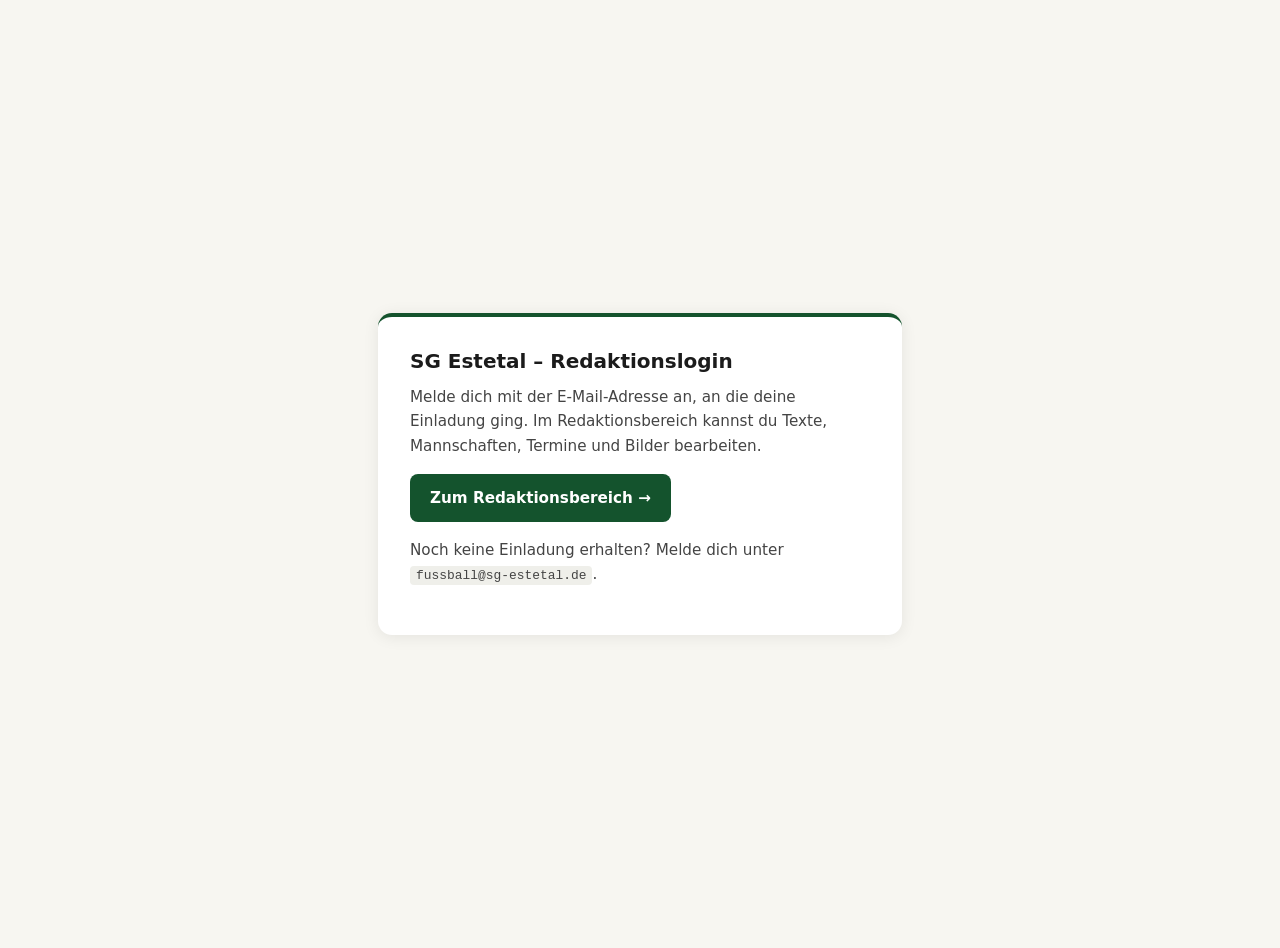
<file: admin/index.html>
<!DOCTYPE html>
<html lang="de">
<head>
  <meta charset="utf-8">
  <meta name="viewport" content="width=device-width, initial-scale=1.0">
  <meta name="robots" content="noindex">
  <title>SG Estetal — Inhalte bearbeiten</title>
  <style>
    body{margin:0;min-height:100vh;display:flex;align-items:center;justify-content:center;
         background:#F7F6F1;color:#1B1B1B;
         font-family:system-ui,-apple-system,"Segoe UI",Roboto,sans-serif;padding:24px}
    .box{max-width:460px;background:#fff;border-radius:14px;padding:32px;
         box-shadow:0 2px 16px rgba(0,0,0,.08);border-top:4px solid #14532D}
    h1{font-size:1.25rem;margin:0 0 12px}
    p{font-size:.95rem;line-height:1.6;color:#444;margin:0 0 16px}
    a.btn{display:inline-block;background:#14532D;color:#fff;text-decoration:none;
          padding:12px 20px;border-radius:8px;font-weight:600}
    code{background:#EFEFEA;padding:2px 6px;border-radius:4px;font-size:.85em}
  </style>
</head>
<body>
  <div class="box">
    <h1>SG Estetal – Redaktionslogin</h1>
    <p>Melde dich mit der E-Mail-Adresse an, an die deine Einladung ging.
       Im Redaktionsbereich kannst du Texte, Mannschaften, Termine und Bilder bearbeiten.</p>
    <p><a class="btn" href="https://app.pagescms.org/" rel="noopener">Zum Redaktionsbereich →</a></p>
    <p>Noch keine Einladung erhalten? Melde dich unter
       <code>fussball@sg-estetal.de</code>.</p>
  </div>
</body>
</html>
</file>
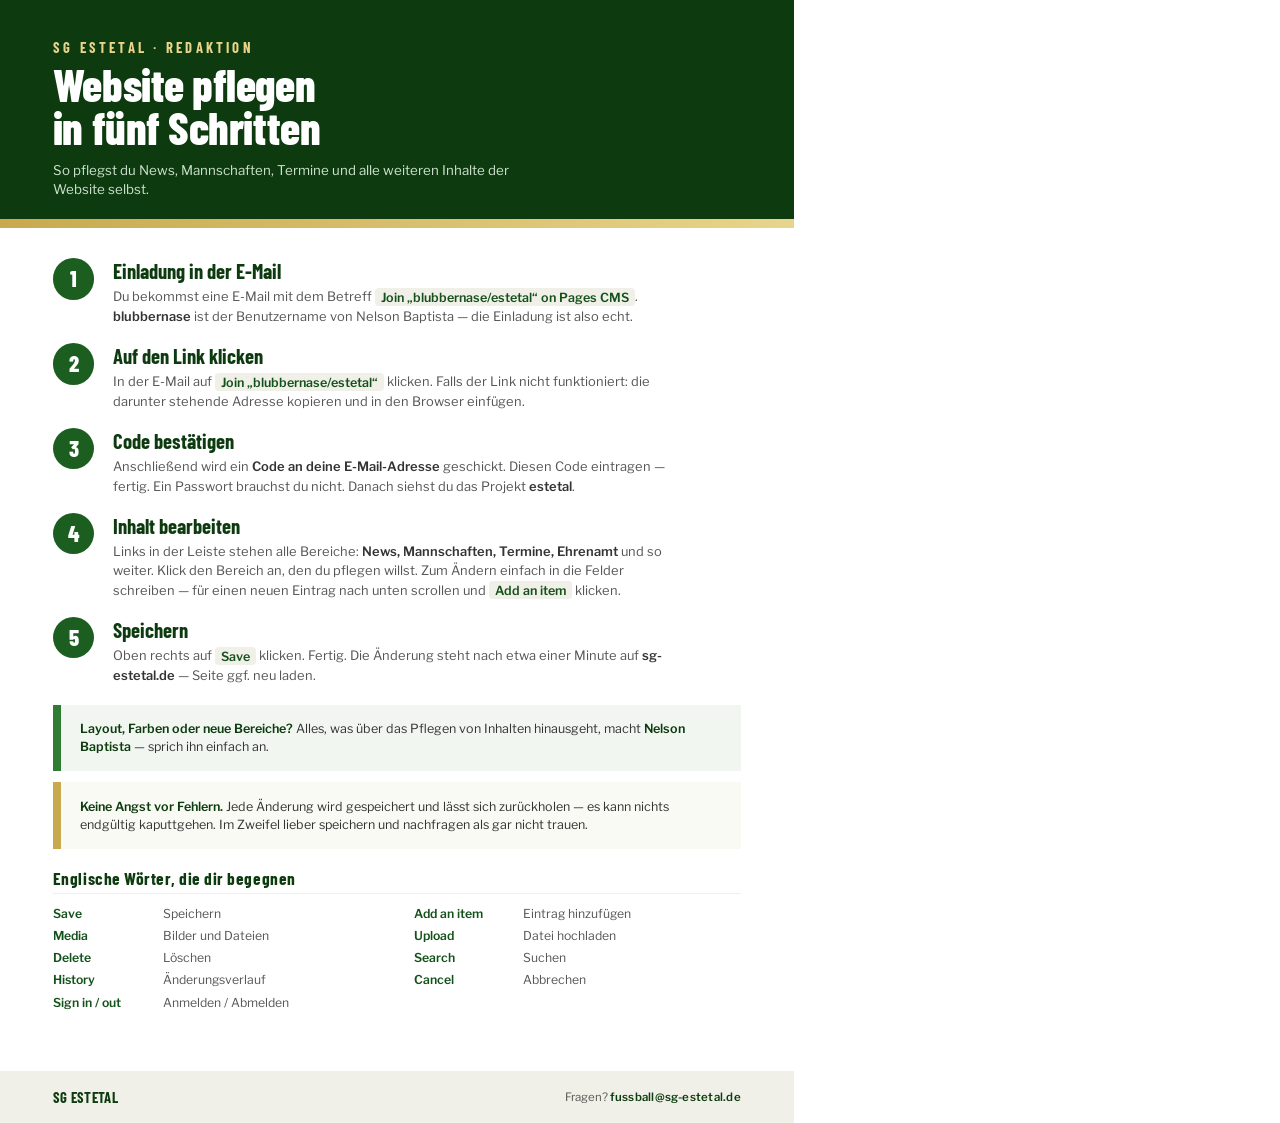
<file: docs/kurzanleitung.html>
<!doctype html>
<html lang="de">
<head>
<meta charset="utf-8">
<title>SG Estetal — Kurzanleitung Redaktion</title>
<style>
@font-face{font-family:'Barlow Condensed';font-weight:700;src:url('../fonts/barlow-700.ttf') format('truetype')}
@font-face{font-family:'Barlow Condensed';font-weight:800;src:url('../fonts/barlow-800.ttf') format('truetype')}
@font-face{font-family:'Libre Franklin';font-weight:400;src:url('../fonts/libre-400.ttf') format('truetype')}
@font-face{font-family:'Libre Franklin';font-weight:600;src:url('../fonts/libre-600.ttf') format('truetype')}
:root{
  --green-900:#0D3B0F; --green-800:#14511A; --green-700:#1B5E20; --green-600:#2E7D32;
  --gold:#C8A94E; --gold-light:#E8D48B; --cream:#FAFAF5; --cream-dark:#F0F0E8;
  --bark:#3E2723; --gray-700:#333; --gray-600:#555; --white:#fff;
  --font-d:'Barlow Condensed','Arial Narrow',sans-serif;
  --font-b:'Libre Franklin','Helvetica Neue',sans-serif;
}
@page{size:A4;margin:0}
*{box-sizing:border-box;margin:0;padding:0}
body{font-family:var(--font-b);color:var(--gray-700);background:var(--white);
     -webkit-print-color-adjust:exact;print-color-adjust:exact}
.page{width:210mm;height:297mm;display:flex;flex-direction:column;overflow:hidden}

header{background:var(--green-900);color:var(--white);padding:10mm 14mm 7.5mm;position:relative}
header::after{content:"";position:absolute;left:0;right:0;bottom:0;height:2.2mm;
  background:linear-gradient(90deg,var(--gold) 0%,var(--gold-light) 100%)}
.kicker{font-family:var(--font-d);font-weight:700;font-size:11pt;letter-spacing:.22em;
  text-transform:uppercase;color:var(--gold-light);margin-bottom:2mm}
h1{font-family:var(--font-d);font-weight:800;font-size:34pt;line-height:.95;letter-spacing:-.01em}
.sub{font-size:10pt;font-weight:400;color:#CFE3CF;margin-top:3mm;max-width:130mm;line-height:1.45}

main{flex:1;padding:8mm 14mm 0}
.steps{display:flex;flex-direction:column;gap:4.3mm}
.step{display:flex;gap:5mm;align-items:flex-start}
.num{flex:0 0 11mm;height:11mm;border-radius:50%;background:var(--green-700);color:var(--white);
  font-family:var(--font-d);font-weight:800;font-size:17pt;display:flex;align-items:center;
  justify-content:center;line-height:1}
.step-body{padding-top:.6mm}
.step h2{font-family:var(--font-d);font-weight:700;font-size:15.5pt;color:var(--green-900);
  line-height:1.1;margin-bottom:1.2mm}
.step p{font-size:9.7pt;line-height:1.5;color:var(--gray-600);max-width:150mm}
.step p b{color:var(--gray-700);font-weight:600}
code{font-family:var(--font-b);font-weight:600;background:var(--cream-dark);
  color:var(--green-800);padding:.4mm 1.6mm;border-radius:1mm;font-size:9.4pt}

.note+.note{margin-top:3mm}
.note{margin-top:5mm;background:var(--cream);border-left:2.2mm solid var(--gold);
  padding:4mm 5mm;font-size:9.4pt;line-height:1.45}
.note b{font-weight:600;color:var(--green-900)}
.note-alt{background:#F1F6F1;border-left-color:var(--green-600)}

.glossar{margin-top:5mm}
.glossar h3{font-family:var(--font-d);font-weight:700;font-size:13pt;color:var(--green-900);
  letter-spacing:.03em;margin-bottom:3mm;padding-bottom:1.5mm;border-bottom:.4mm solid var(--cream-dark)}
.gl{display:grid;grid-template-columns:1fr 1fr;gap:1.5mm 9mm}
.gl div{font-size:9.2pt;line-height:1.35;display:flex;gap:2mm}
.gl span{font-weight:600;color:var(--green-800);flex:0 0 27mm}
.gl em{font-style:normal;color:var(--gray-600)}

footer{margin-top:auto;background:var(--cream-dark);padding:4.5mm 14mm;
  display:flex;justify-content:space-between;align-items:center;font-size:8.6pt;color:var(--gray-600)}
footer b{font-family:var(--font-d);font-weight:700;font-size:11pt;color:var(--green-900);letter-spacing:.02em}
</style>
</head>
<body>
<div class="page">

<header>
  <div class="kicker">SG Estetal &middot; Redaktion</div>
  <h1>Website pflegen<br>in fünf Schritten</h1>
  <p class="sub">So pflegst du News, Mannschaften, Termine und alle weiteren Inhalte
  der Website selbst.</p>
</header>

<main>
  <div class="steps">

    <div class="step">
      <div class="num">1</div>
      <div class="step-body">
        <h2>Einladung in der E-Mail</h2>
        <p>Du bekommst eine E-Mail mit dem Betreff <code>Join &bdquo;blubbernase/estetal&ldquo; on Pages CMS</code>.
        <b>blubbernase</b> ist der Benutzername von Nelson Baptista — die Einladung ist also echt.</p>
      </div>
    </div>

    <div class="step">
      <div class="num">2</div>
      <div class="step-body">
        <h2>Auf den Link klicken</h2>
        <p>In der E-Mail auf <code>Join &bdquo;blubbernase/estetal&ldquo;</code> klicken. Falls der Link nicht funktioniert:
        die darunter stehende Adresse kopieren und in den Browser einfügen.</p>
      </div>
    </div>

    <div class="step">
      <div class="num">3</div>
      <div class="step-body">
        <h2>Code bestätigen</h2>
        <p>Anschließend wird ein <b>Code an deine E-Mail-Adresse</b> geschickt. Diesen Code eintragen — fertig.
        Ein Passwort brauchst du nicht. Danach siehst du das Projekt <b>estetal</b>.</p>
      </div>
    </div>

    <div class="step">
      <div class="num">4</div>
      <div class="step-body">
        <h2>Inhalt bearbeiten</h2>
        <p>Links in der Leiste stehen alle Bereiche: <b>News, Mannschaften, Termine, Ehrenamt</b> und so weiter. Klick den Bereich an, den du pflegen willst. Zum Ändern einfach in die Felder schreiben — für einen neuen Eintrag nach unten scrollen und <code>Add an item</code> klicken.</p>
      </div>
    </div>

    <div class="step">
      <div class="num">5</div>
      <div class="step-body">
        <h2>Speichern</h2>
        <p>Oben rechts auf <code>Save</code> klicken. Fertig. Die Änderung steht nach etwa einer Minute auf <b>sg-estetal.de</b> — Seite ggf. neu laden.</p>
      </div>
    </div>

  </div>

  <div class="note note-alt">
    <b>Layout, Farben oder neue Bereiche?</b> Alles, was über das Pflegen von Inhalten hinausgeht,
    macht <b>Nelson Baptista</b> — sprich ihn einfach an.
  </div>

  <div class="note">
    <b>Keine Angst vor Fehlern.</b> Jede Änderung wird gespeichert und lässt sich zurückholen —
    es kann nichts endgültig kaputtgehen. Im Zweifel lieber speichern und nachfragen als gar nicht trauen.
  </div>

  <div class="glossar">
    <h3>Englische Wörter, die dir begegnen</h3>
    <div class="gl">
      <div><span>Save</span><em>Speichern</em></div>
      <div><span>Add an item</span><em>Eintrag hinzufügen</em></div>
      <div><span>Media</span><em>Bilder und Dateien</em></div>
      <div><span>Upload</span><em>Datei hochladen</em></div>
      <div><span>Delete</span><em>Löschen</em></div>
      <div><span>Search</span><em>Suchen</em></div>
      <div><span>History</span><em>Änderungsverlauf</em></div>
      <div><span>Cancel</span><em>Abbrechen</em></div>
      <div><span>Sign in / out</span><em>Anmelden / Abmelden</em></div>
    </div>
  </div>
</main>

<footer>
  <b>SG ESTETAL</b>
  <div>Fragen? <b style="font-family:var(--font-b);font-size:8.6pt;font-weight:600">fussball@sg-estetal.de</b></div>
</footer>

</div>
</body>
</html>
</file>
